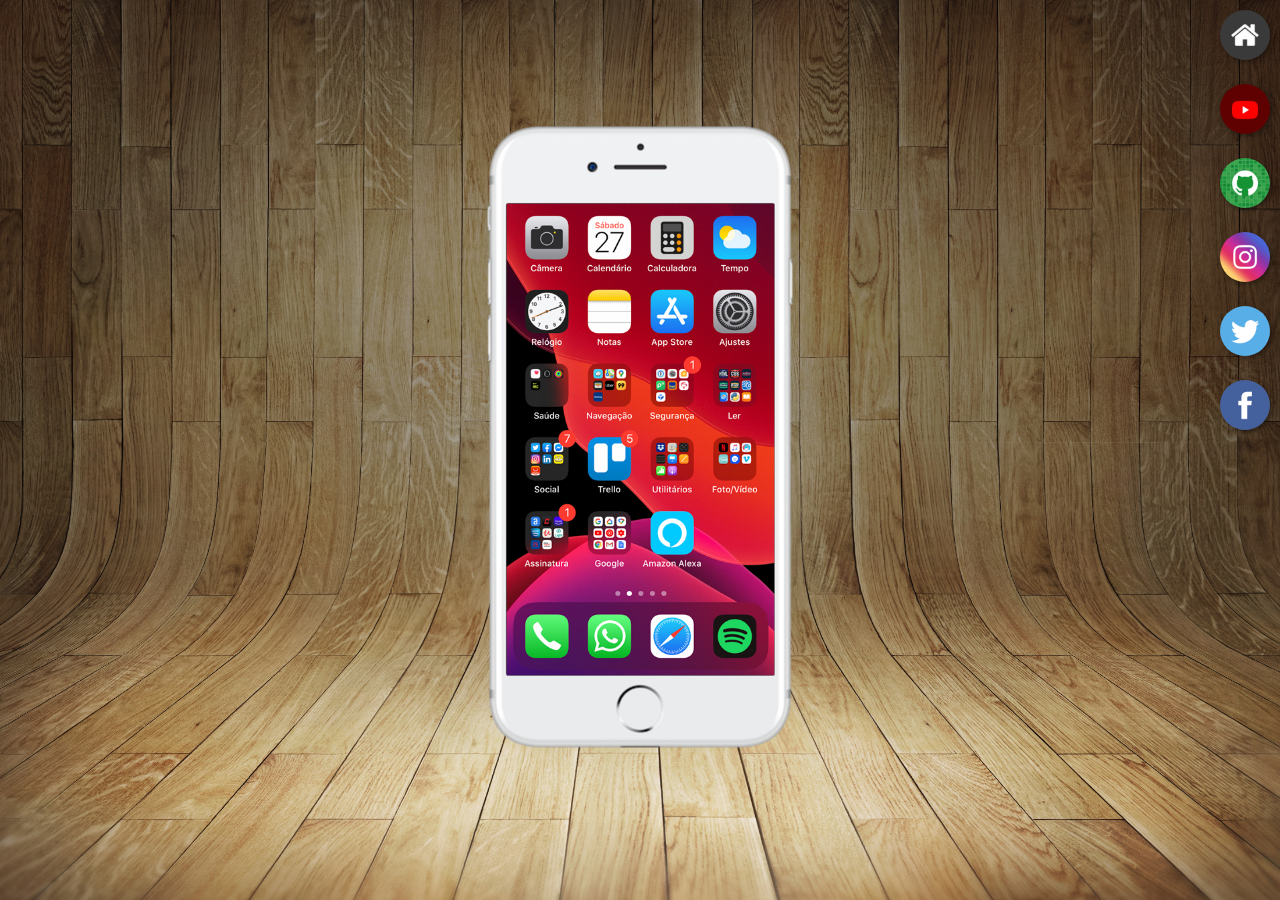
<file: index.html>
<!DOCTYPE html>
<html lang="pt-br">
<head>
    <meta charset="UTF-8">
    <meta http-equiv="X-UA-Compatible" content="IE=edge">
    <meta name="viewport" content="width=device-width, initial-scale=1.0">
    <link rel="shortcut icon" href="favicon.ico" type="image/x-icon">
    <link rel="stylesheet" href="estilos/style.css">
    <title>Projeto Redes Sociais</title>
</head>
<body>
    <main>
        <section id="telefone">
            <iframe src="home.html" frameborder="0" name="tela" id="tela">
                Seu navegador não é compatível com isso.
            </iframe>
        </section>
        <section id="redes-sociais">
            <a href="home.html" target="tela"><img src="imagens/logo-home.jpg" alt=""></a> <br>
            <a href="youtube.html" target="tela"><img src="imagens/logo-youtube.jpg" alt=""></a> <br>
            <a href="github.html" target="tela"><img src="imagens/logo-github.jpg" alt=""></a> <br>
            <a href="instagram.html" target="tela"><img src="imagens/logo-instagram.jpg" alt=""></a> <br>
            <a href="twitter.html" target="tela"><img src="imagens/logo-twitter.jpg" alt=""></a> <br>
            <a href="facebook.html" target="tela"><img src="imagens/logo-facebook.jpg" alt=""></a>
        </section>
    </main>
</body>
</html>
</file>
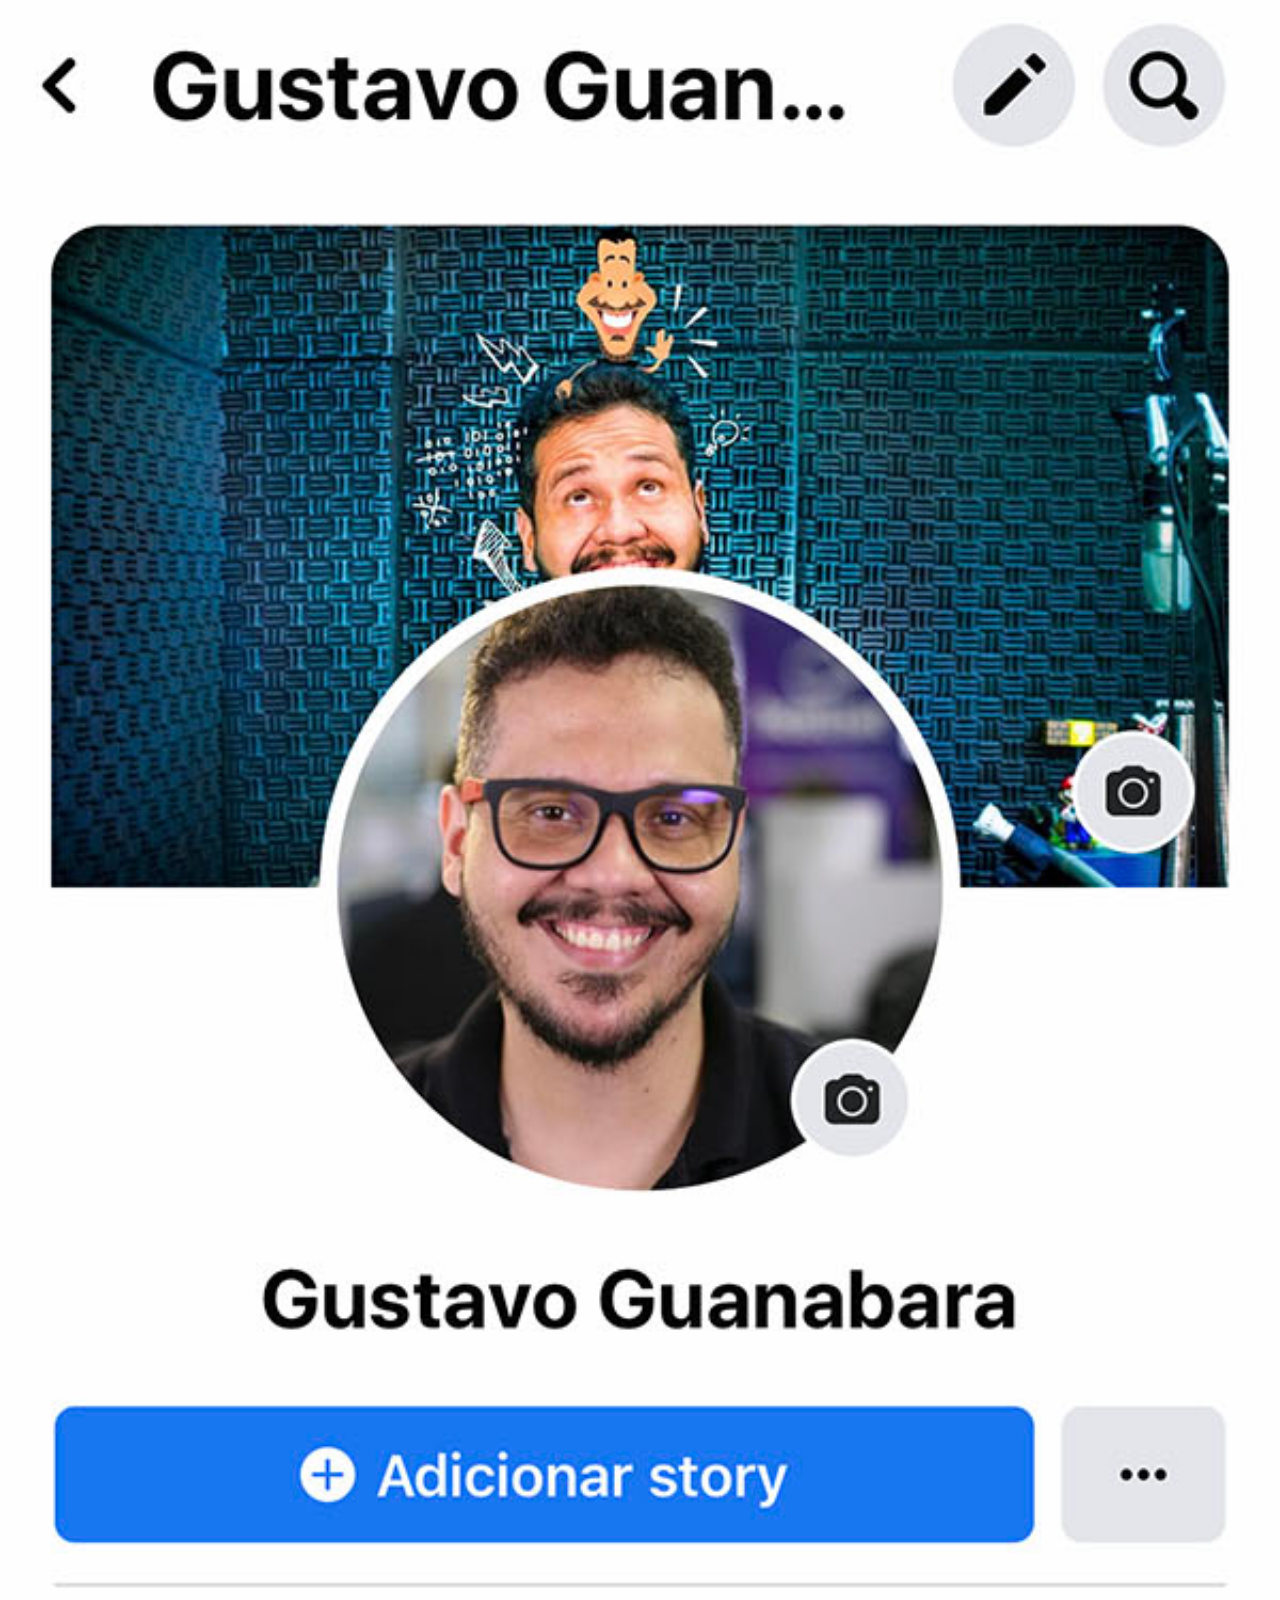
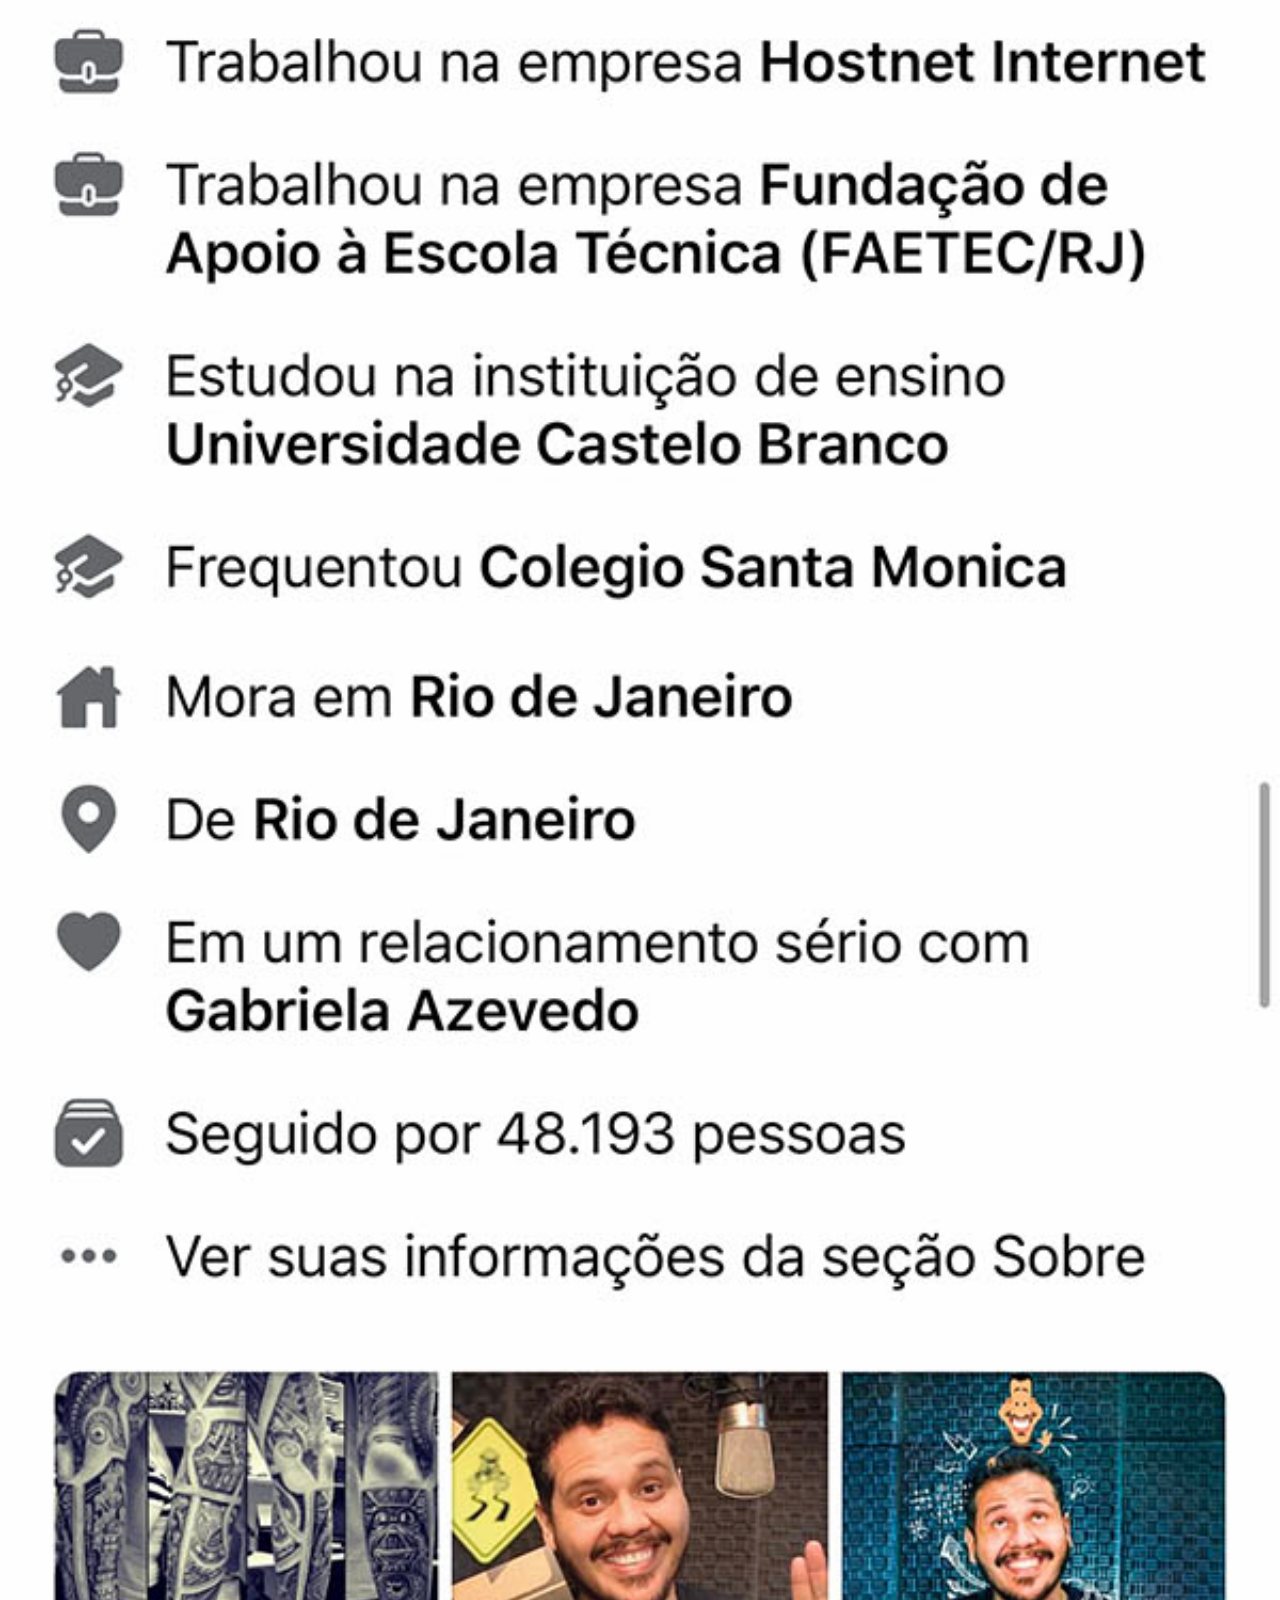
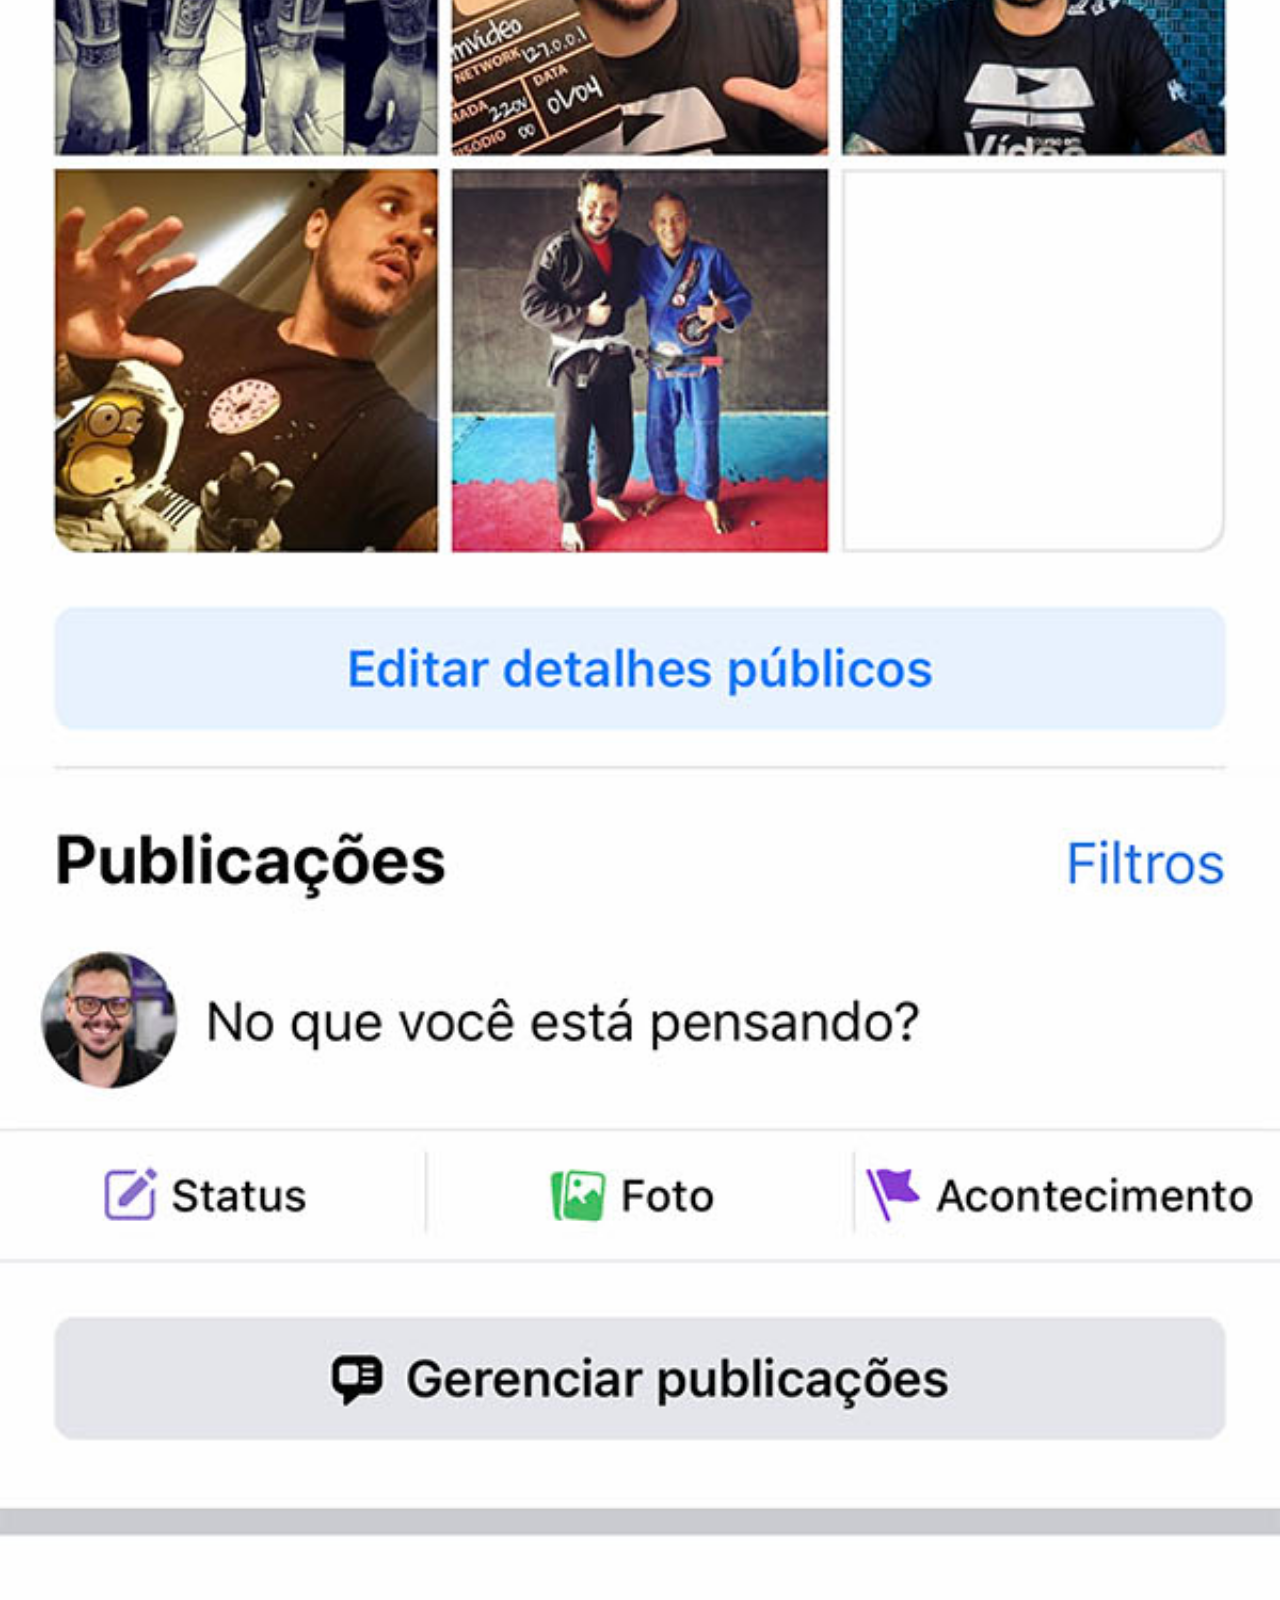
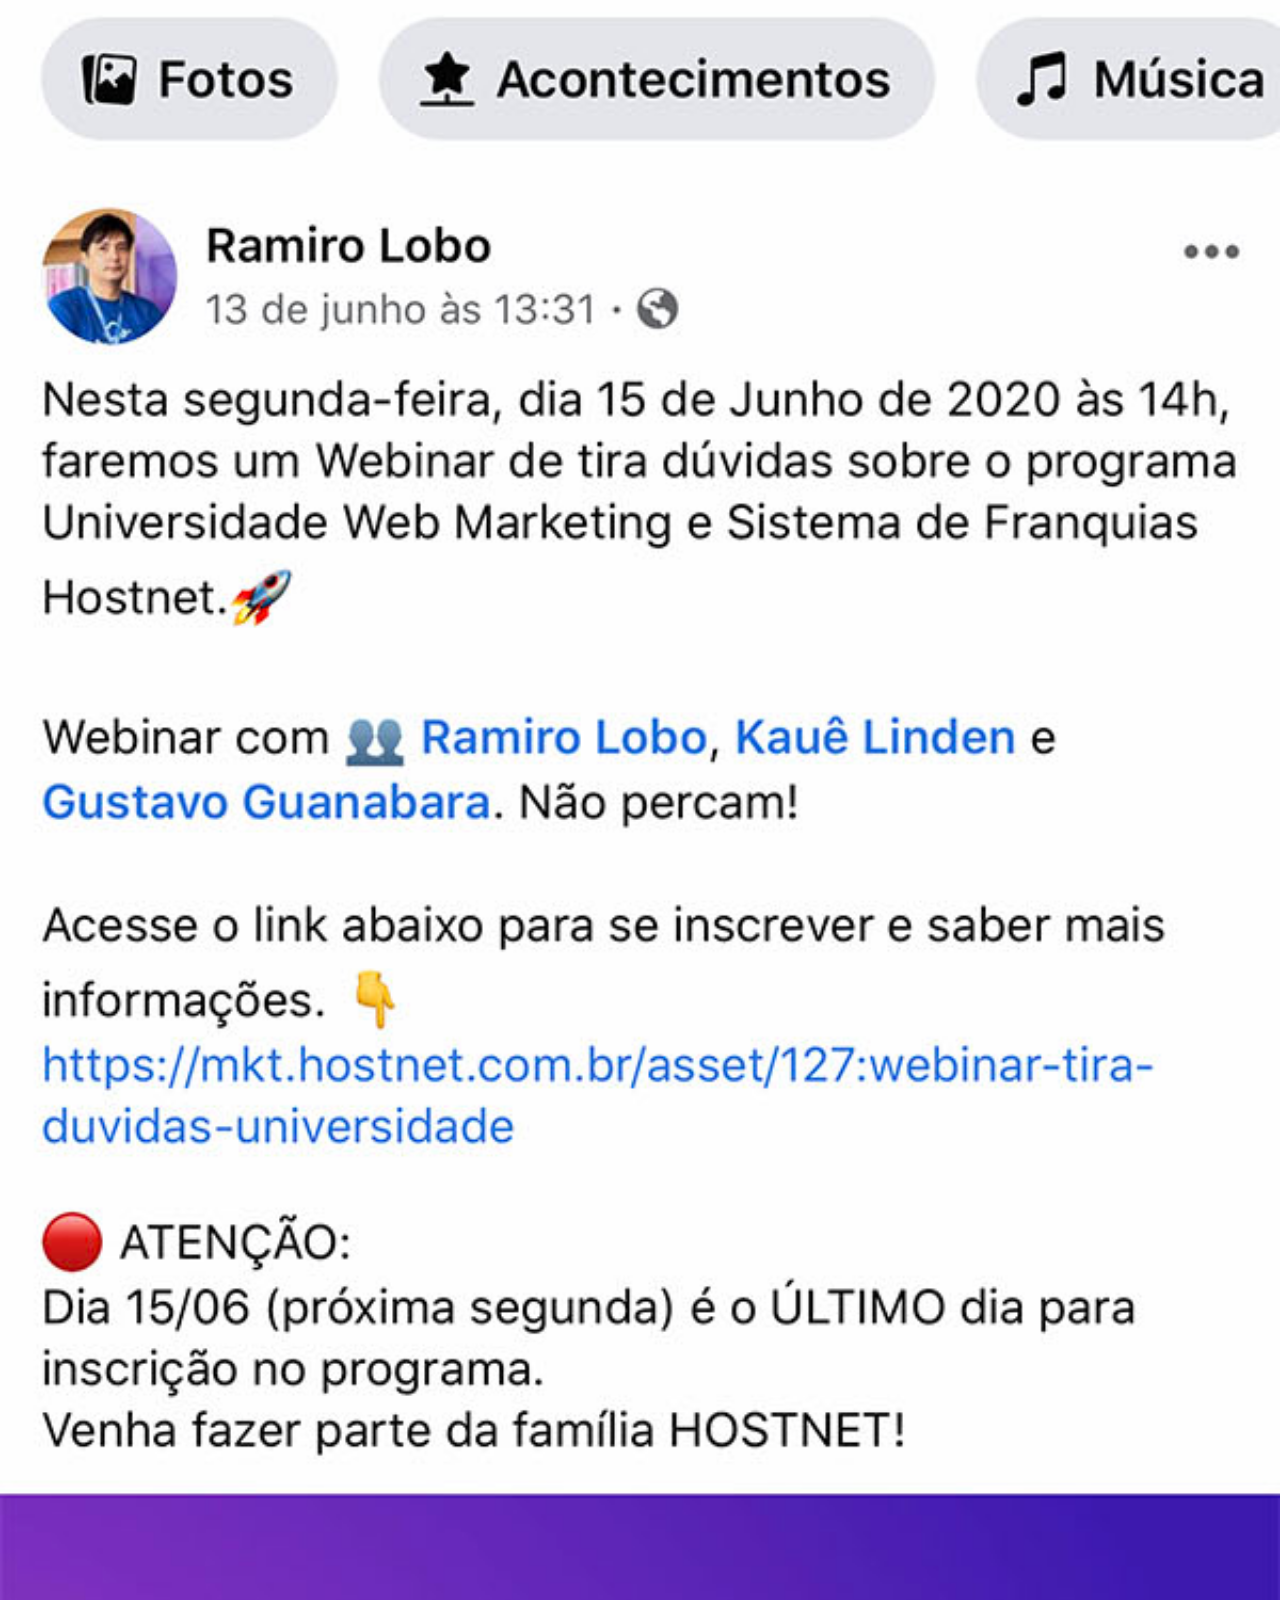
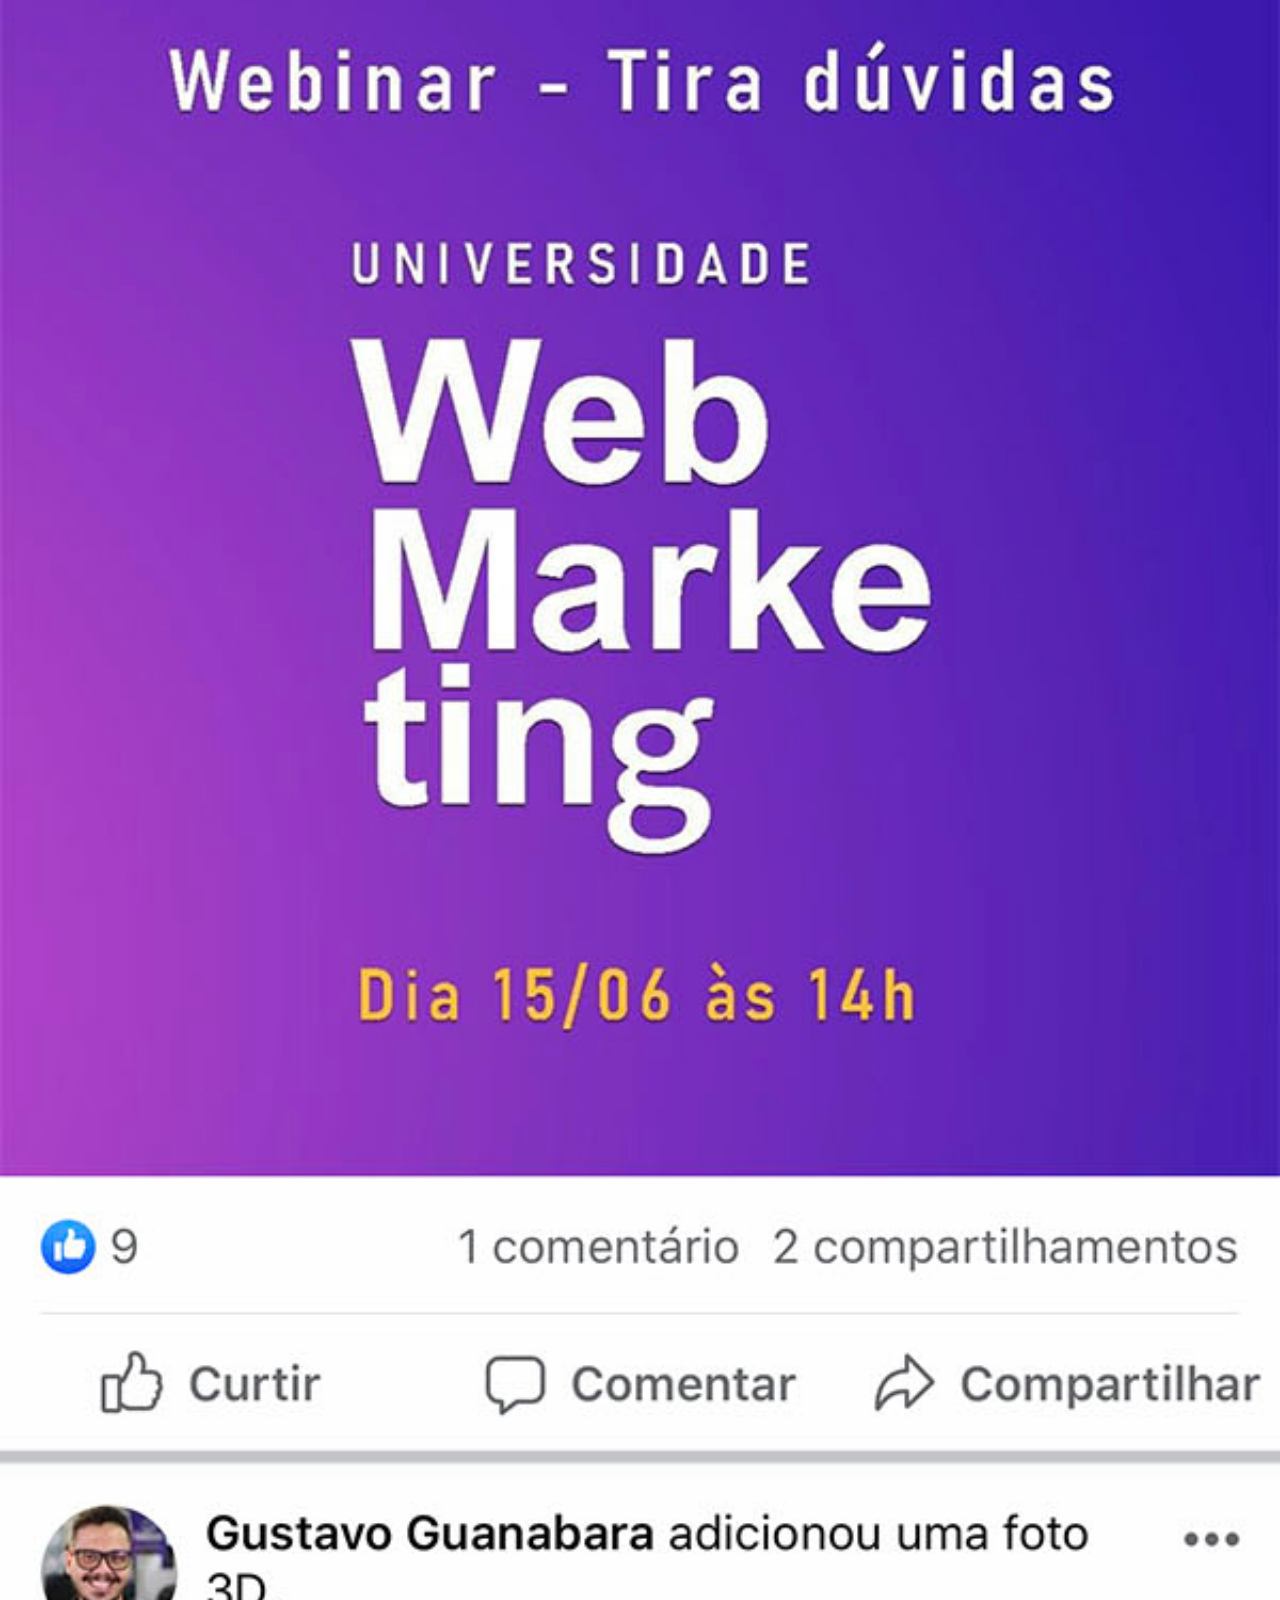
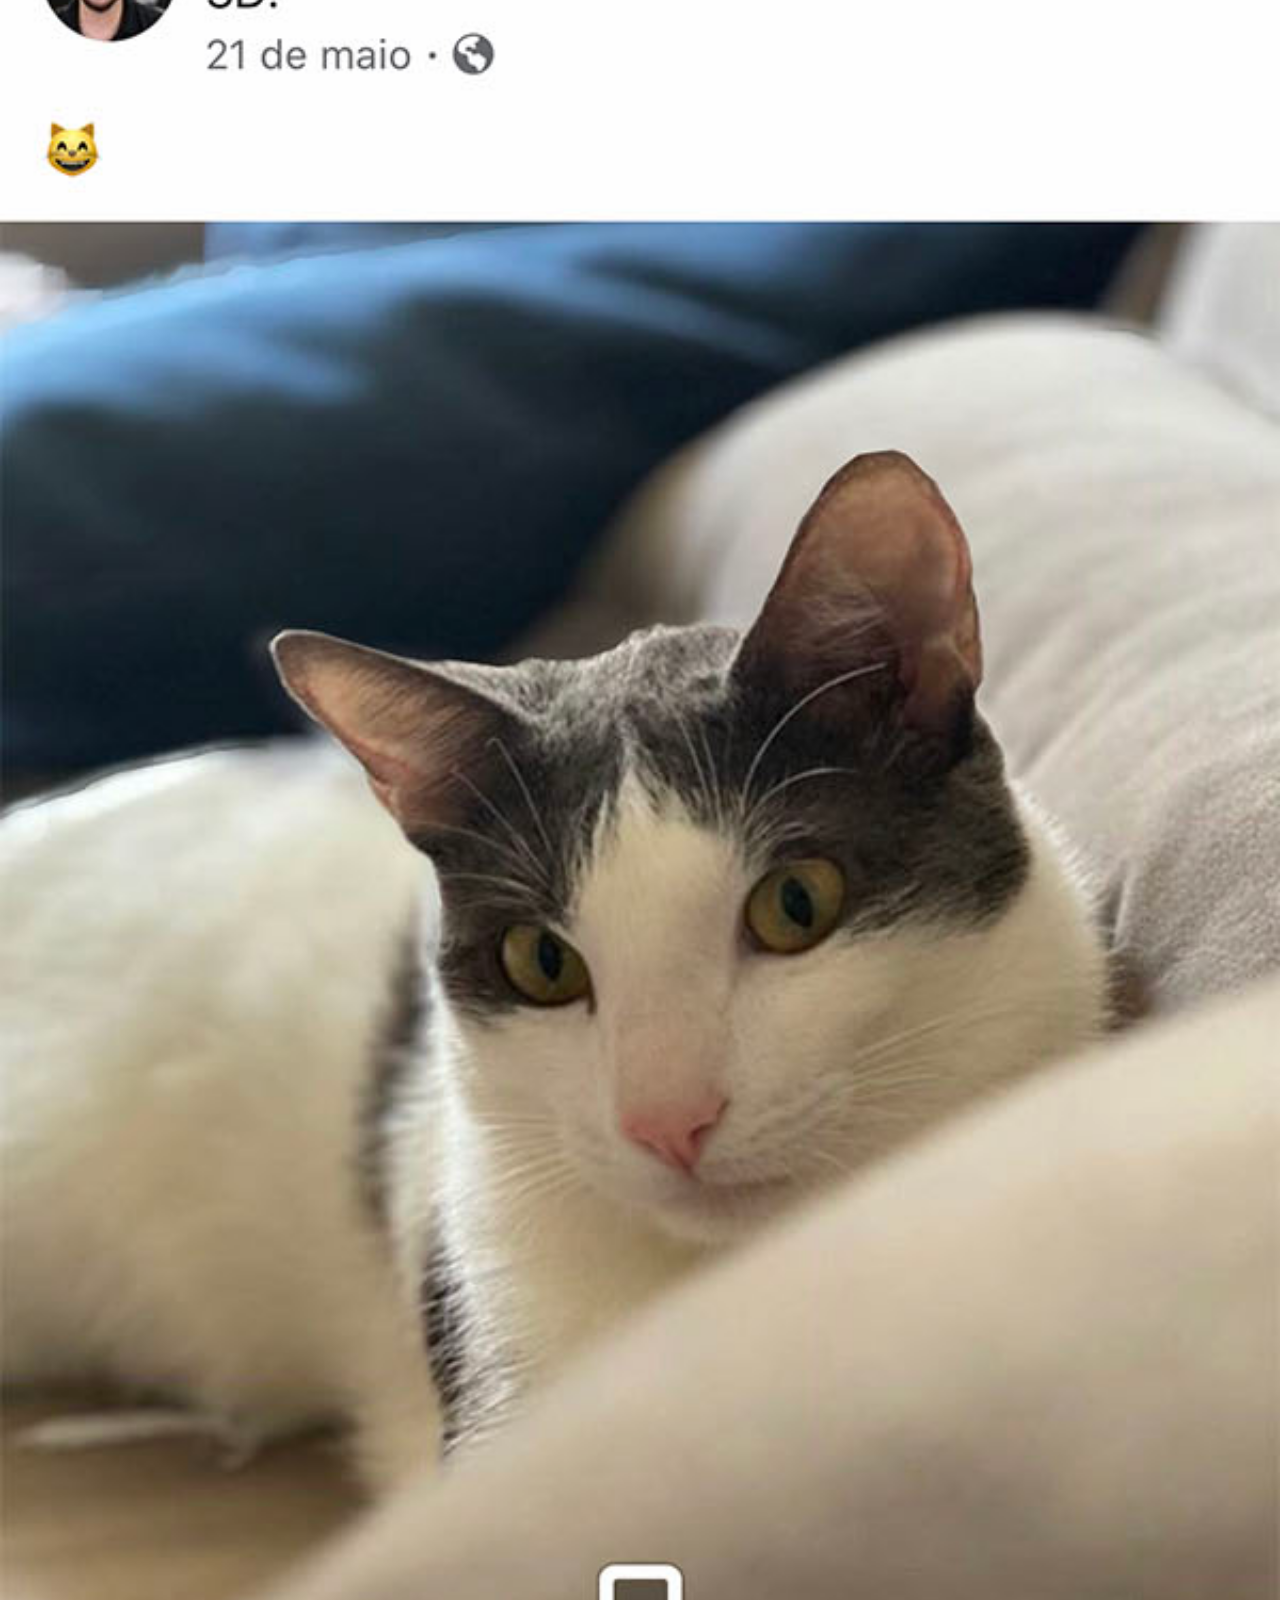
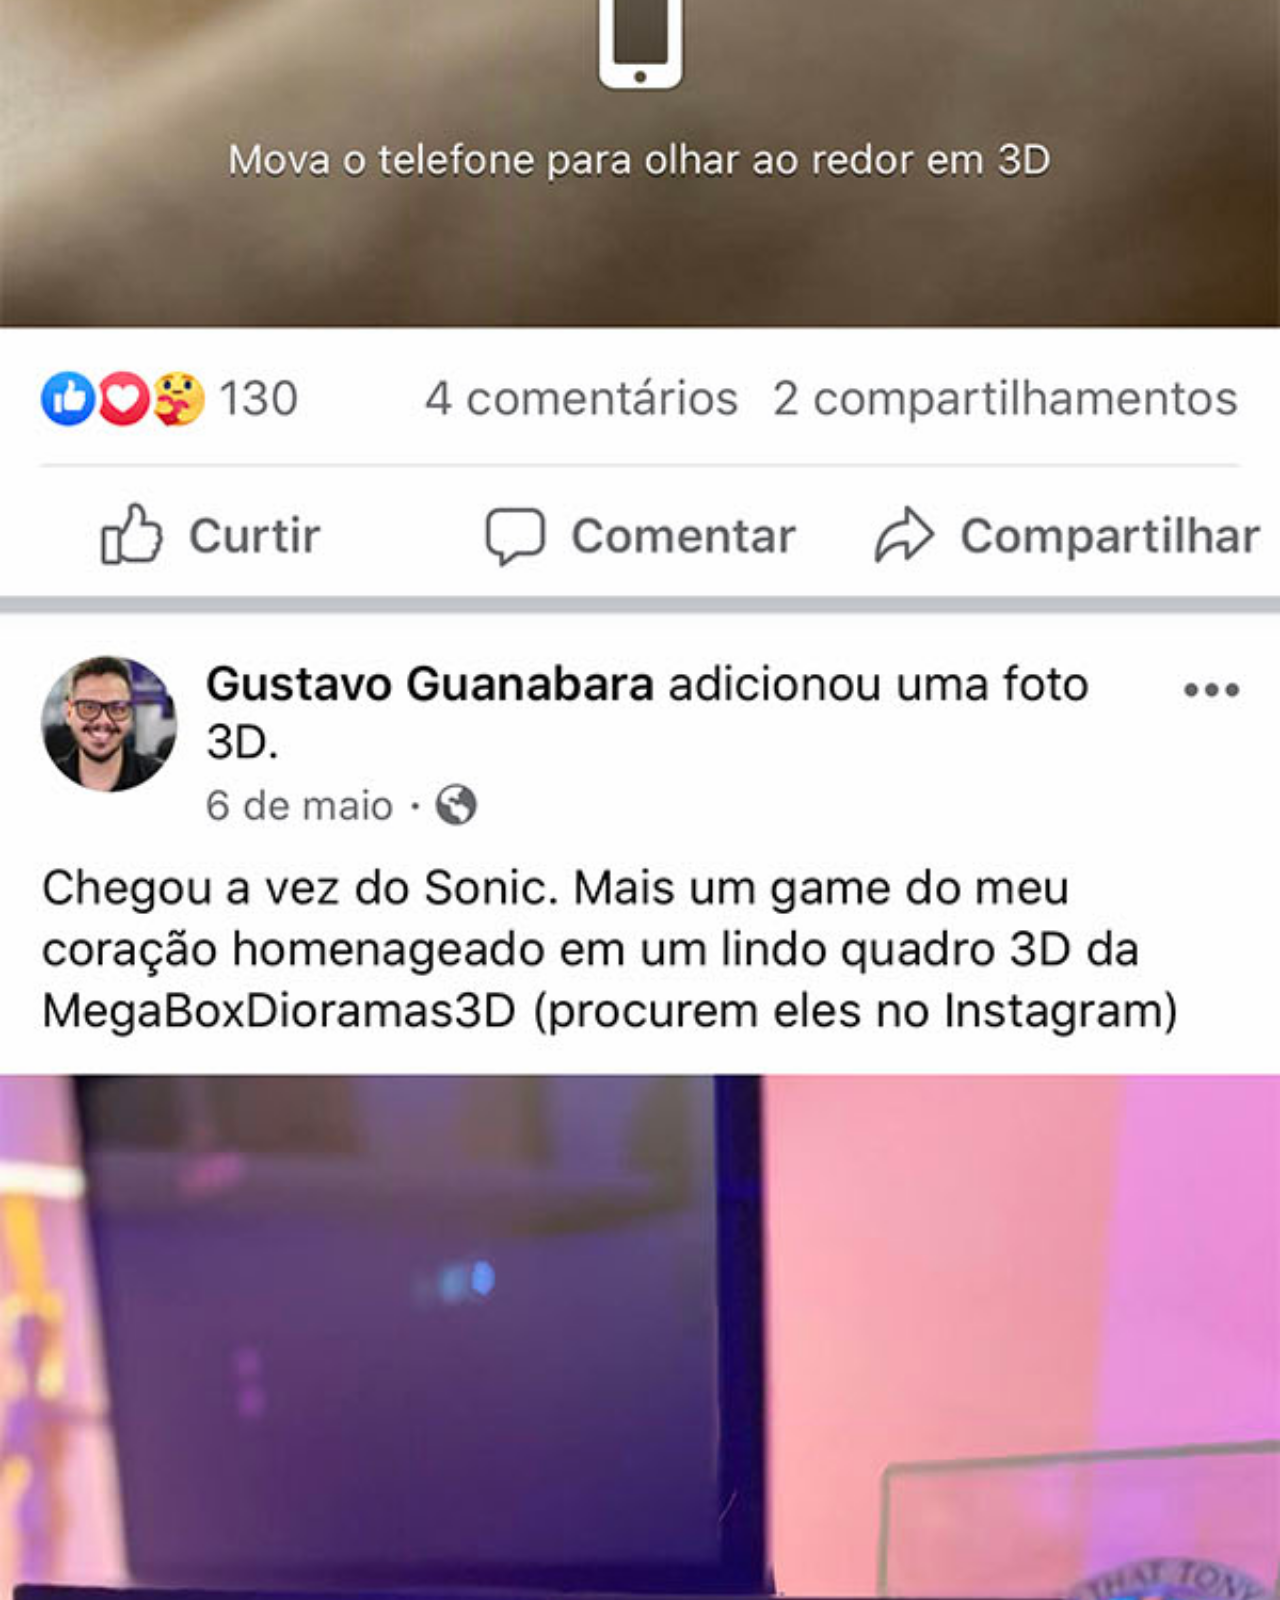
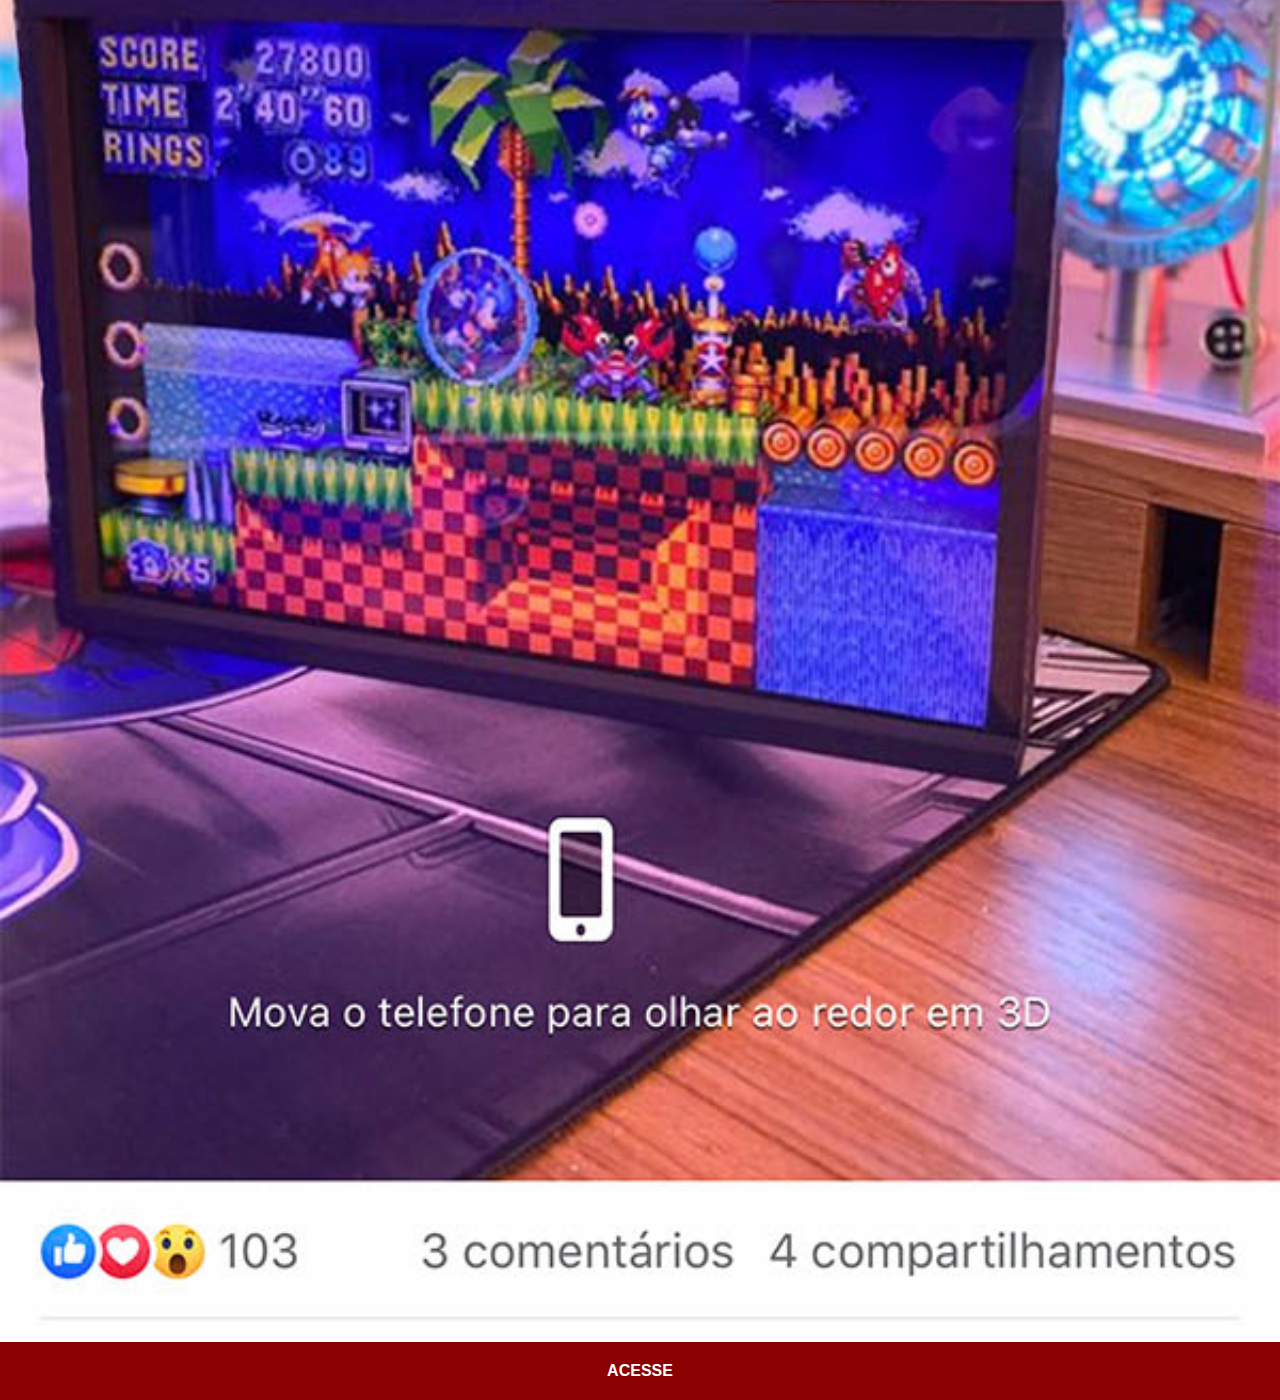
<file: facebook.html>
<!DOCTYPE html>
<html lang="pt-br">
<head>
    <meta charset="UTF-8">
    <meta http-equiv="X-UA-Compatible" content="IE=edge">
    <meta name="viewport" content="width=device-width, initial-scale=1.0">
    <title>Facebook</title>
    <link rel="stylesheet" href="estilos/socials.css">
</head>
<body>
    <img src="imagens/tela-facebook.jpg" alt="Facebook">
    <a href="https://www.facebook.com/" target="_blank">ACESSE</a>
</body>
</html>
</file>
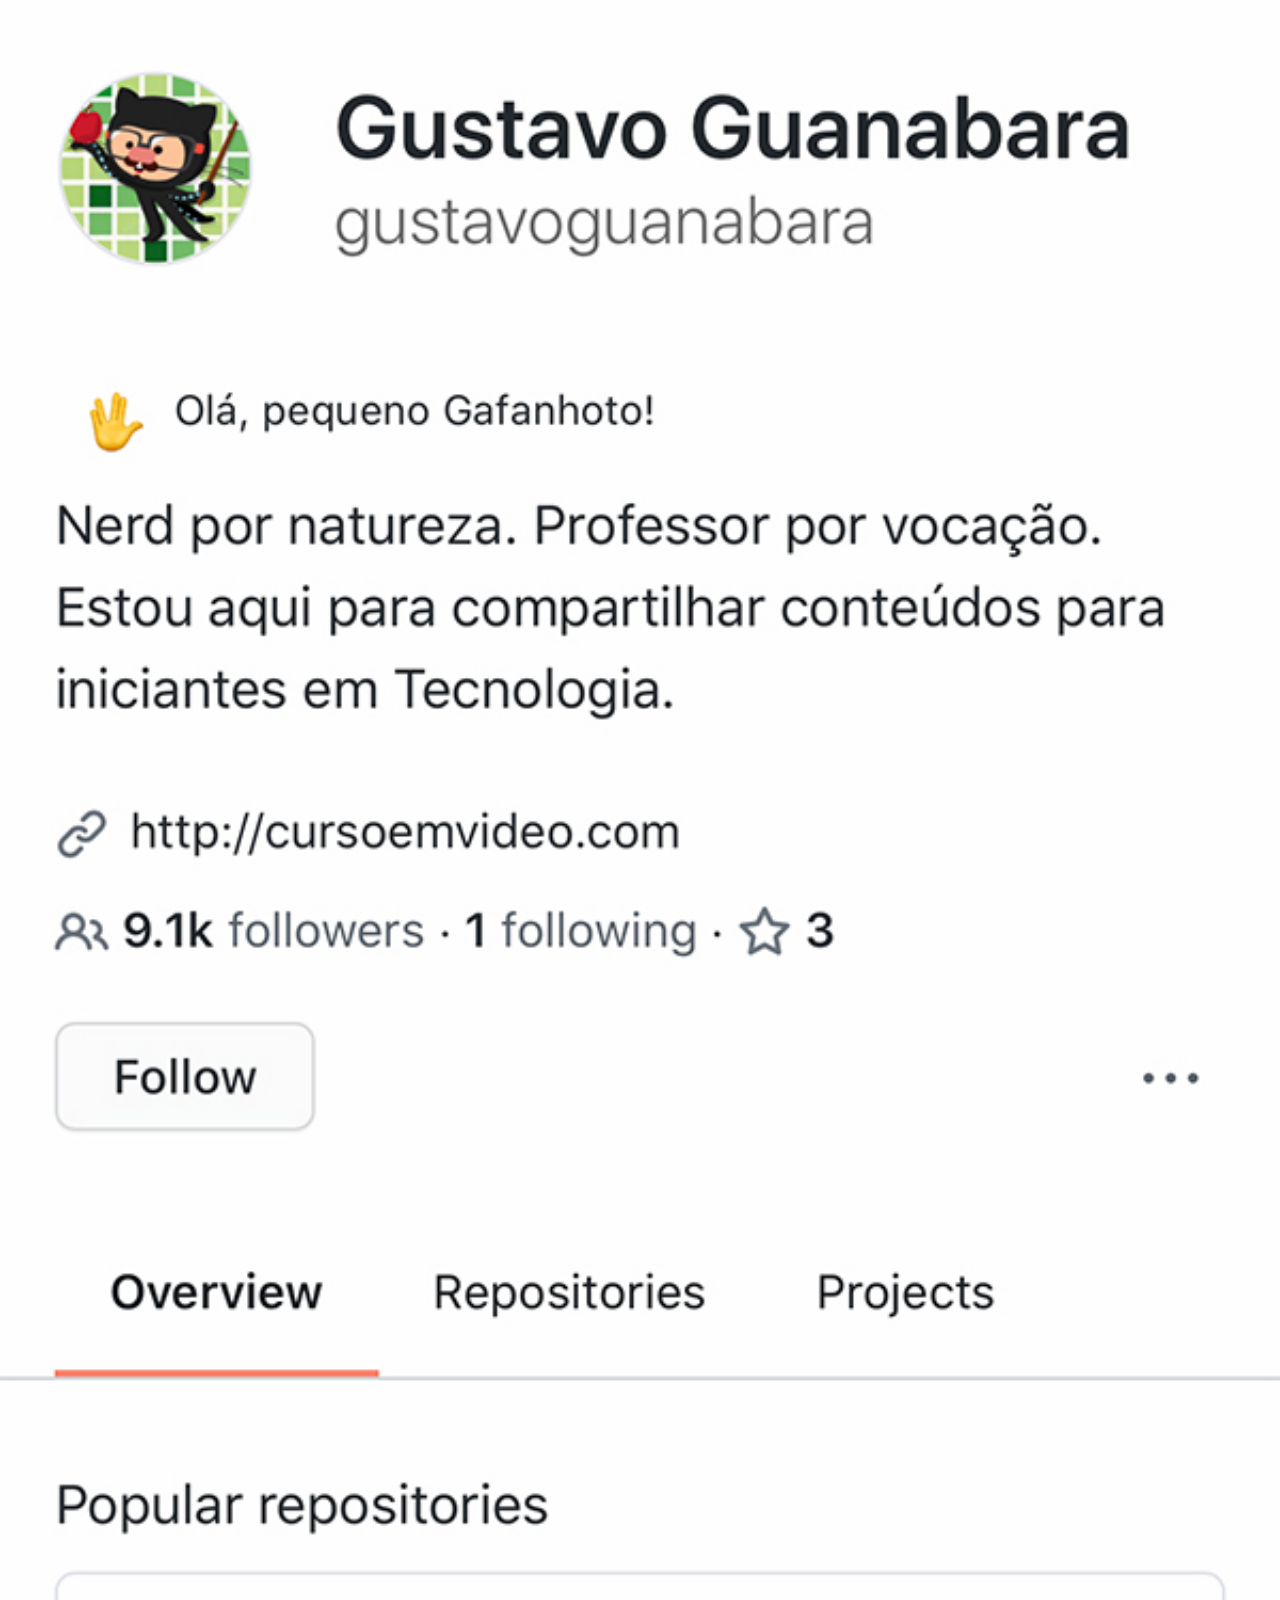
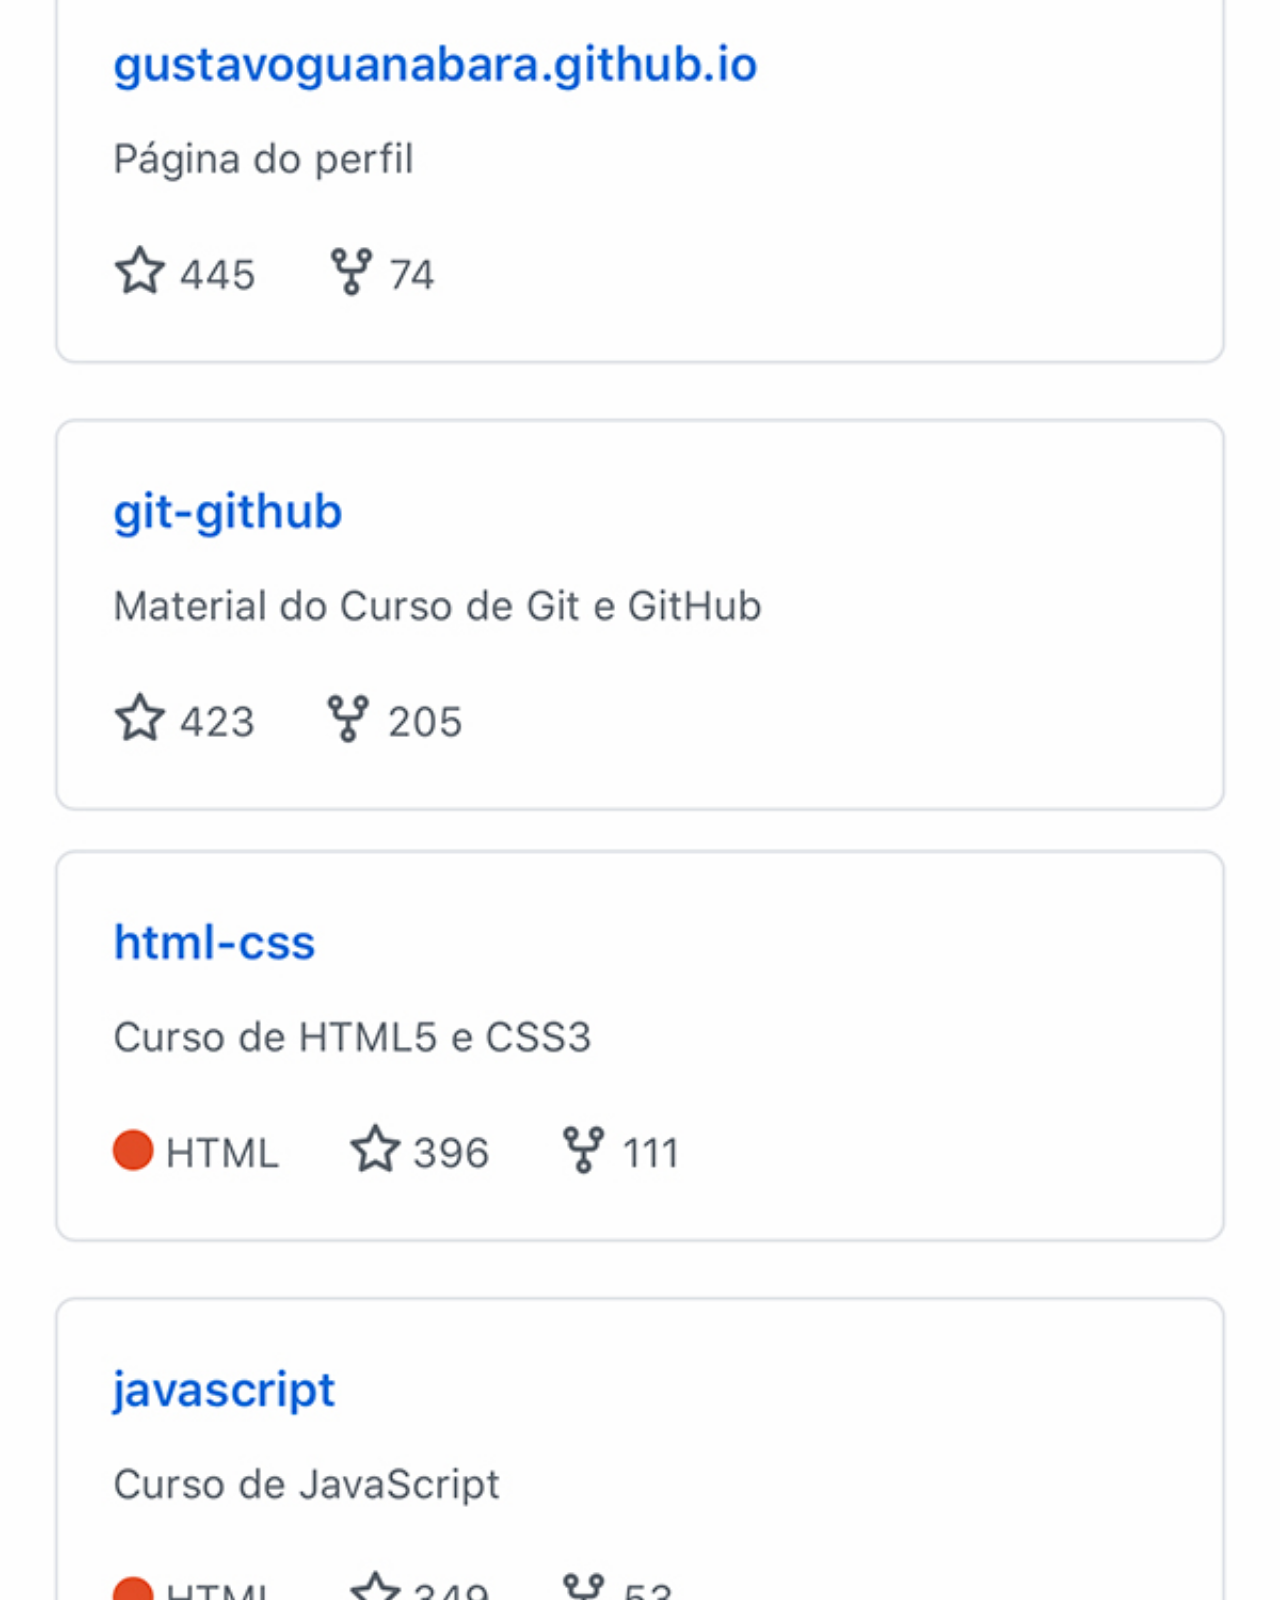
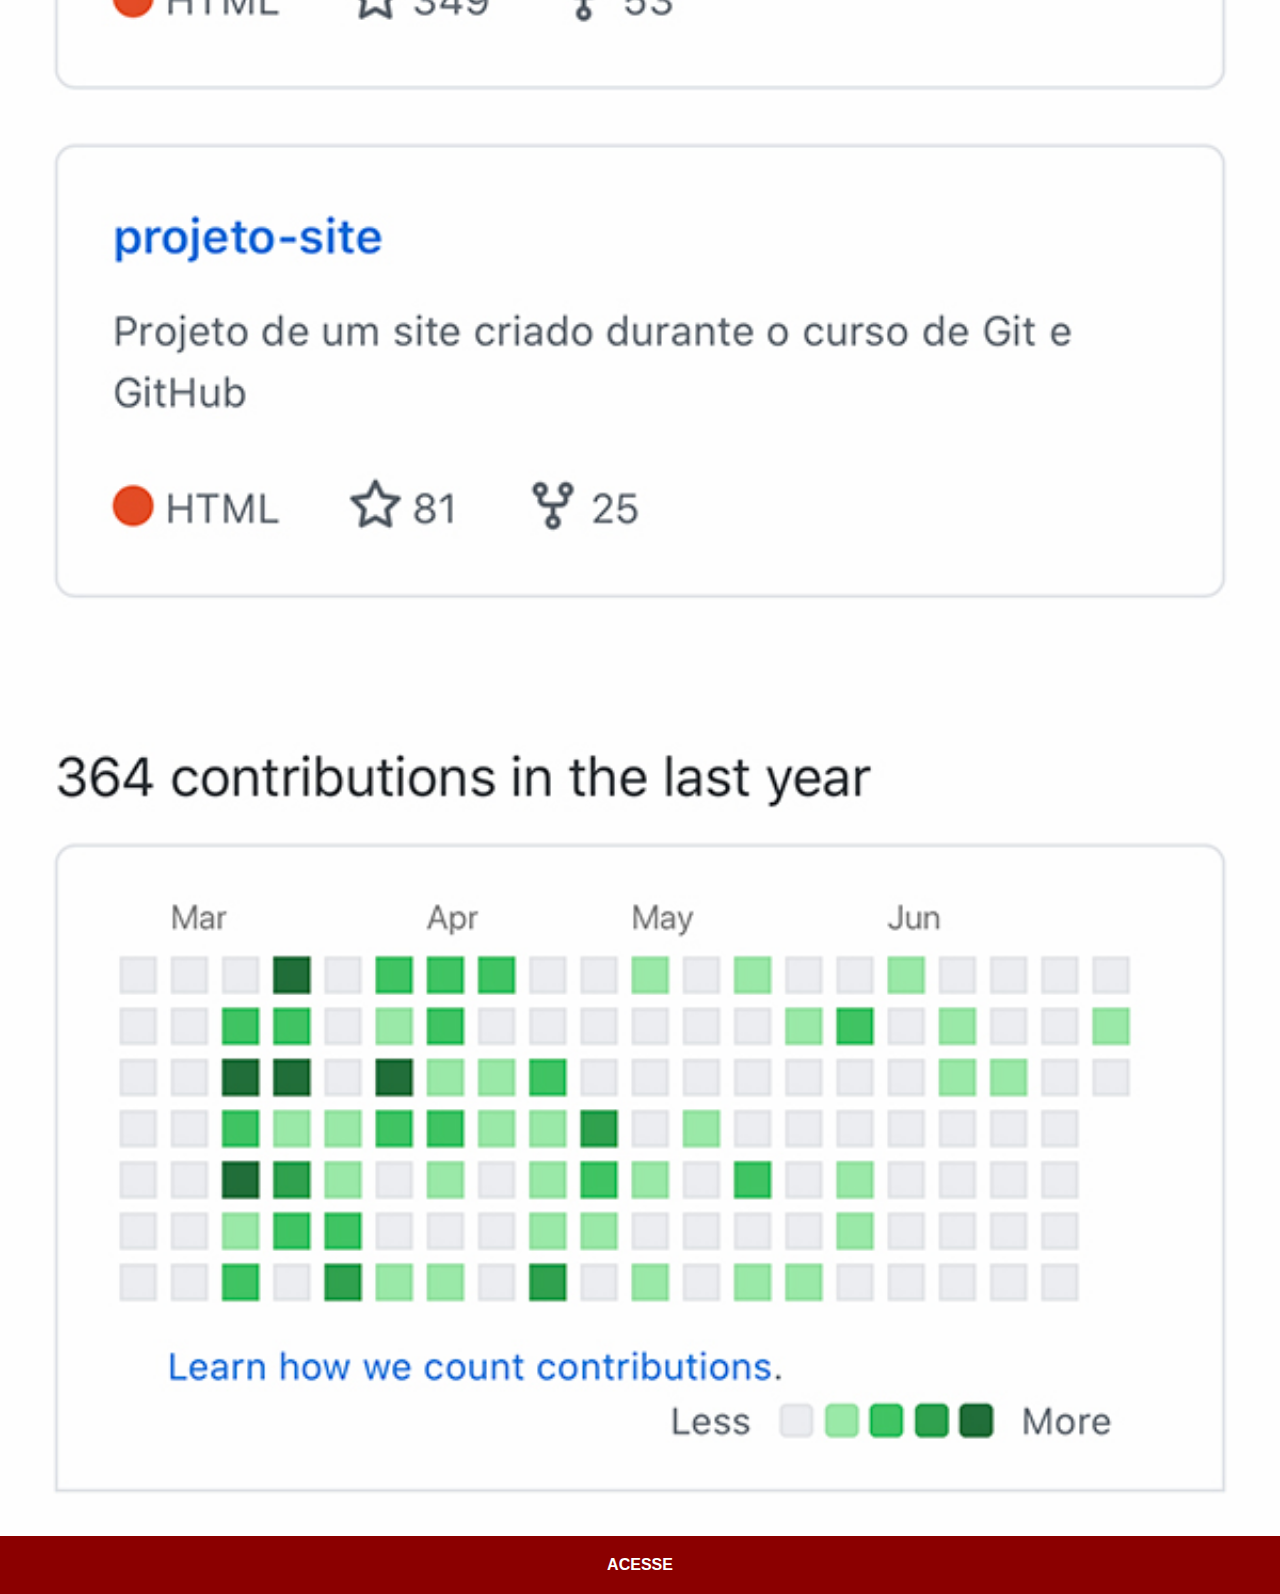
<file: github.html>
<!DOCTYPE html>
<html lang="pt-br">
<head>
    <meta charset="UTF-8">
    <meta http-equiv="X-UA-Compatible" content="IE=edge">
    <meta name="viewport" content="width=device-width, initial-scale=1.0">
    <title>github</title>
    <link rel="stylesheet" href="estilos/socials.css">
</head>
<body>
    <img src="imagens/tela-github.jpg" alt="Github">
    <a href="https://github.com/gustavoguanabara" target="_blank">ACESSE</a>
</body>
</html>
</file>
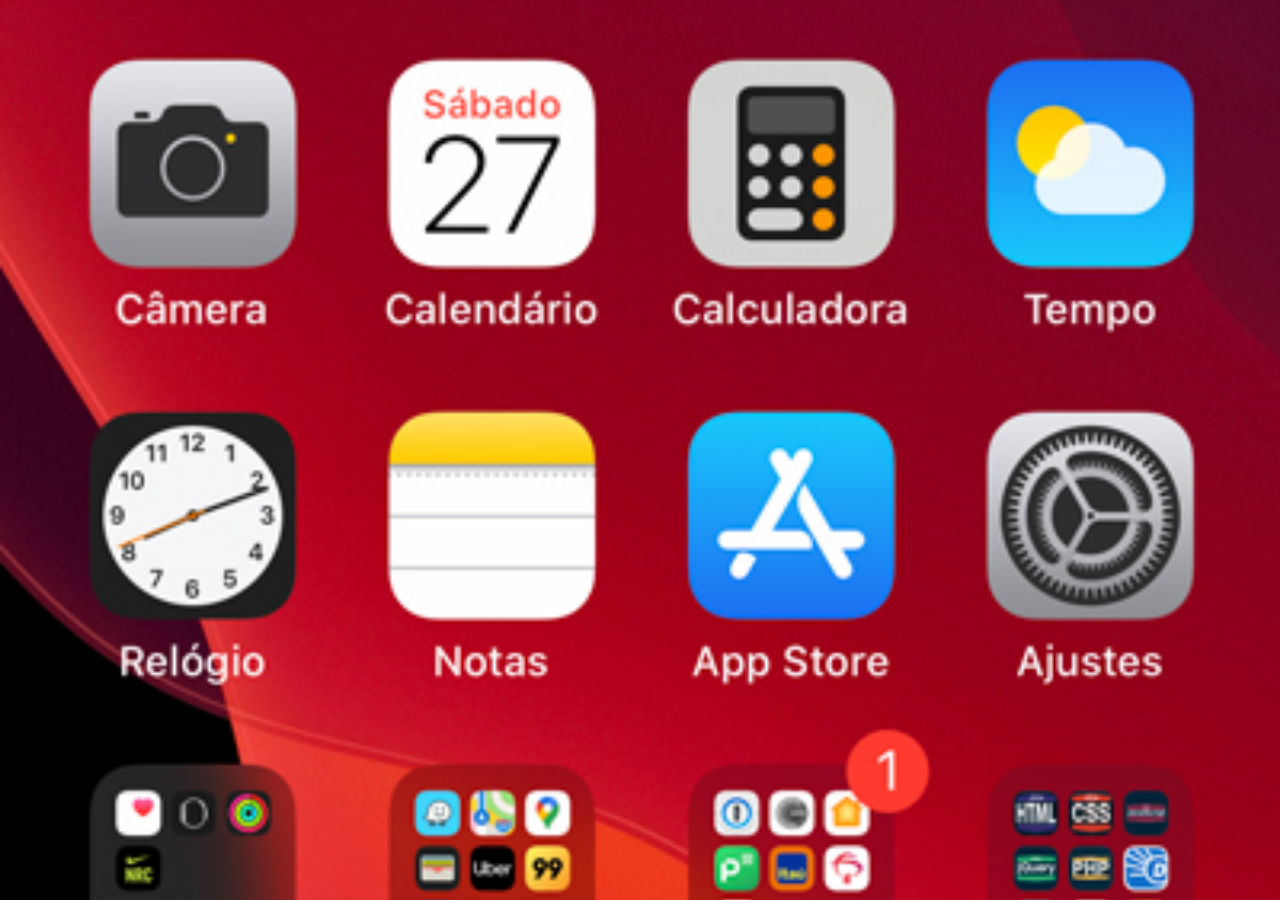
<file: home.html>
<!DOCTYPE html>
<html lang="pt-br">
<head>
    <meta charset="UTF-8">
    <meta http-equiv="X-UA-Compatible" content="IE=edge">
    <meta name="viewport" content="width=device-width, initial-scale=1.0">
    <title>Home</title>
    <style>
        * {
            margin: 0px;
            padding: 0px;
        }

        body {
            height: 100vh;
            width: 100vw; 
            background: black url(imagens/tela-home.jpg) no-repeat top center;
            background-size: cover;
        }
    </style>
</head>
<body>
    
</body>
</html>
</file>
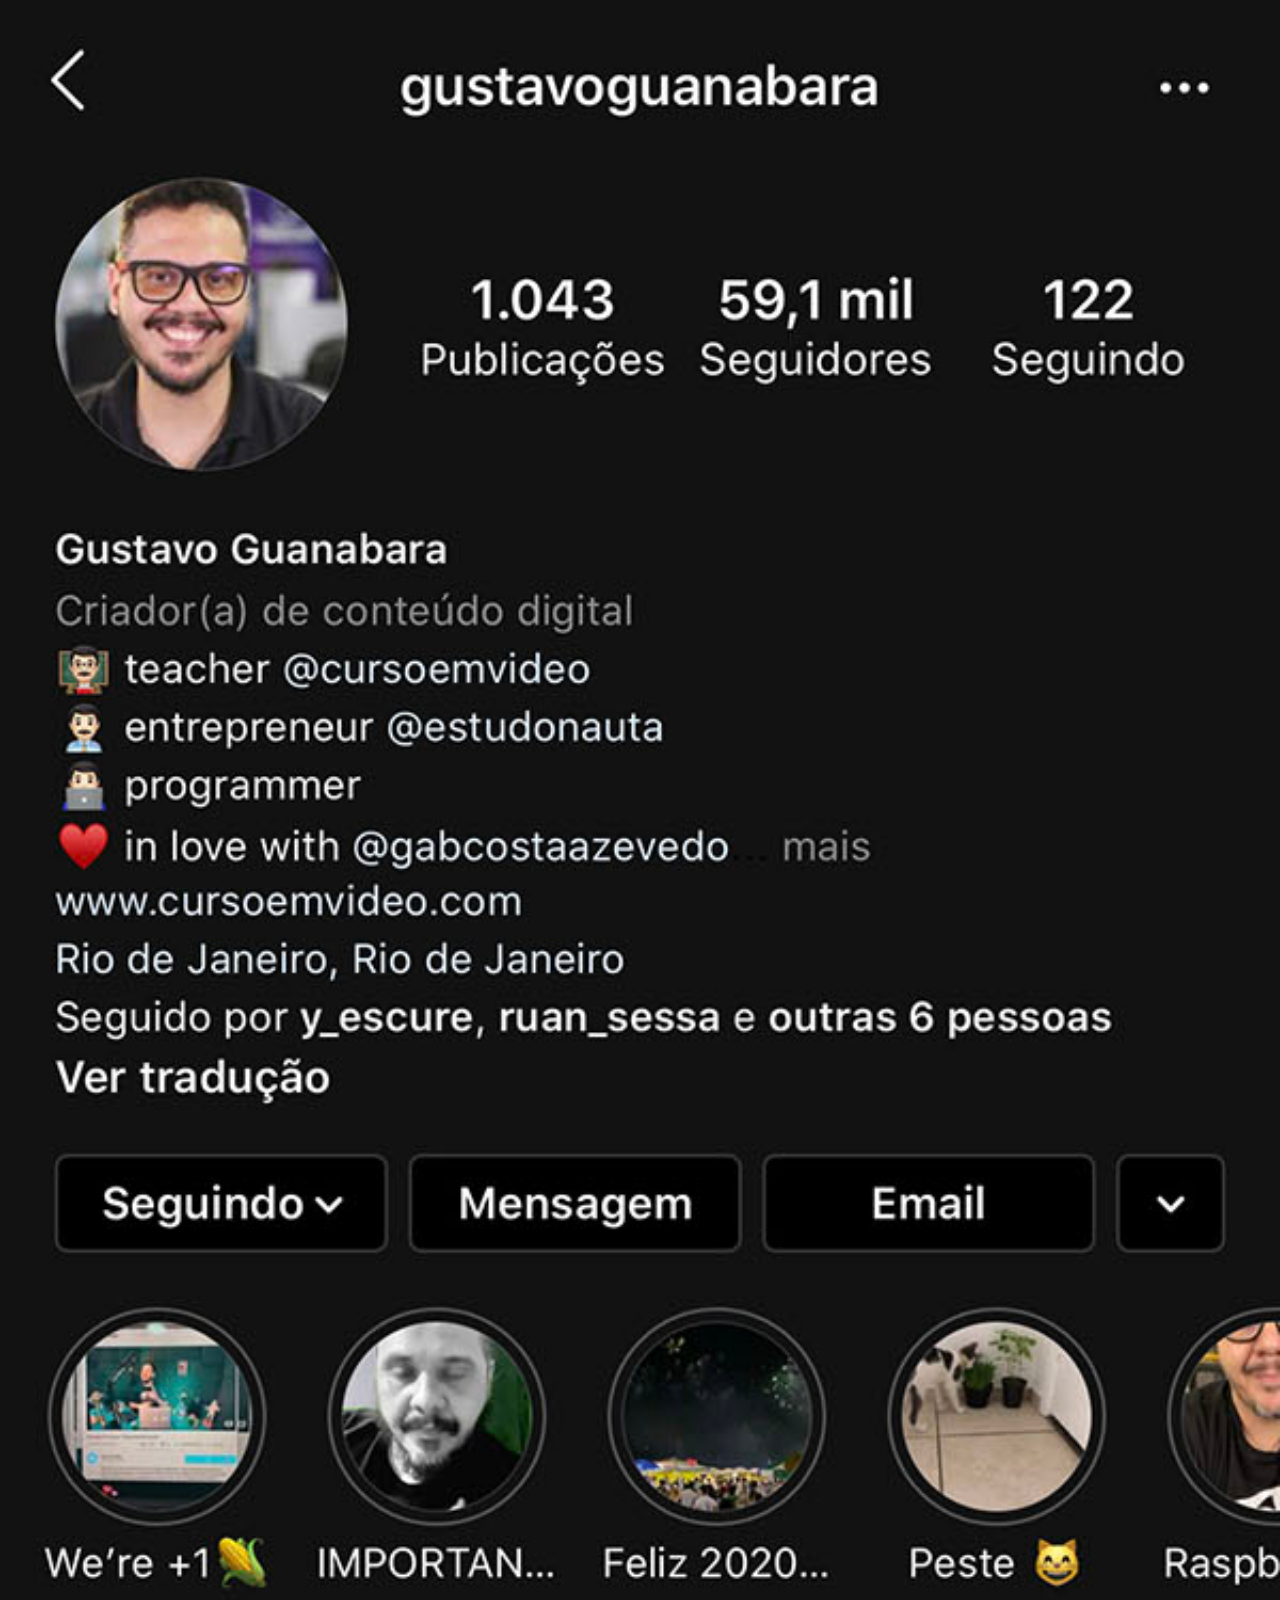
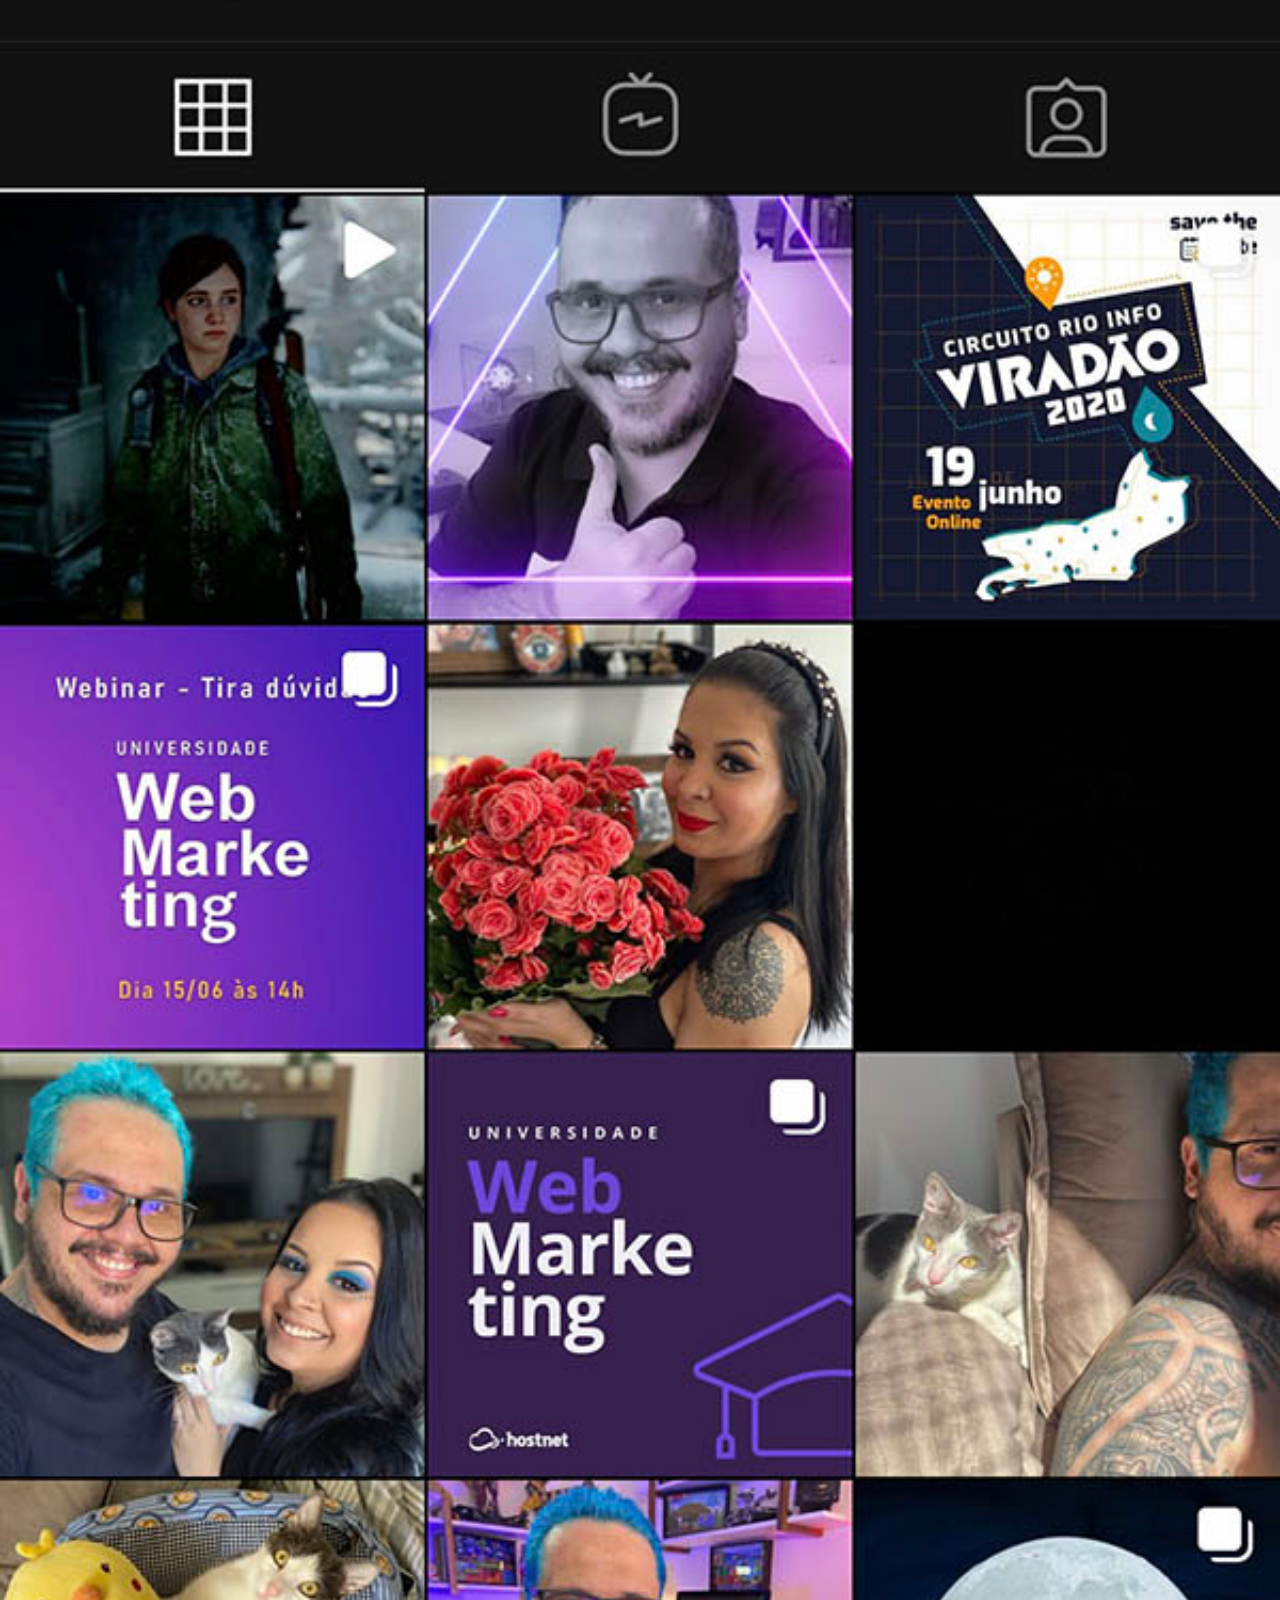
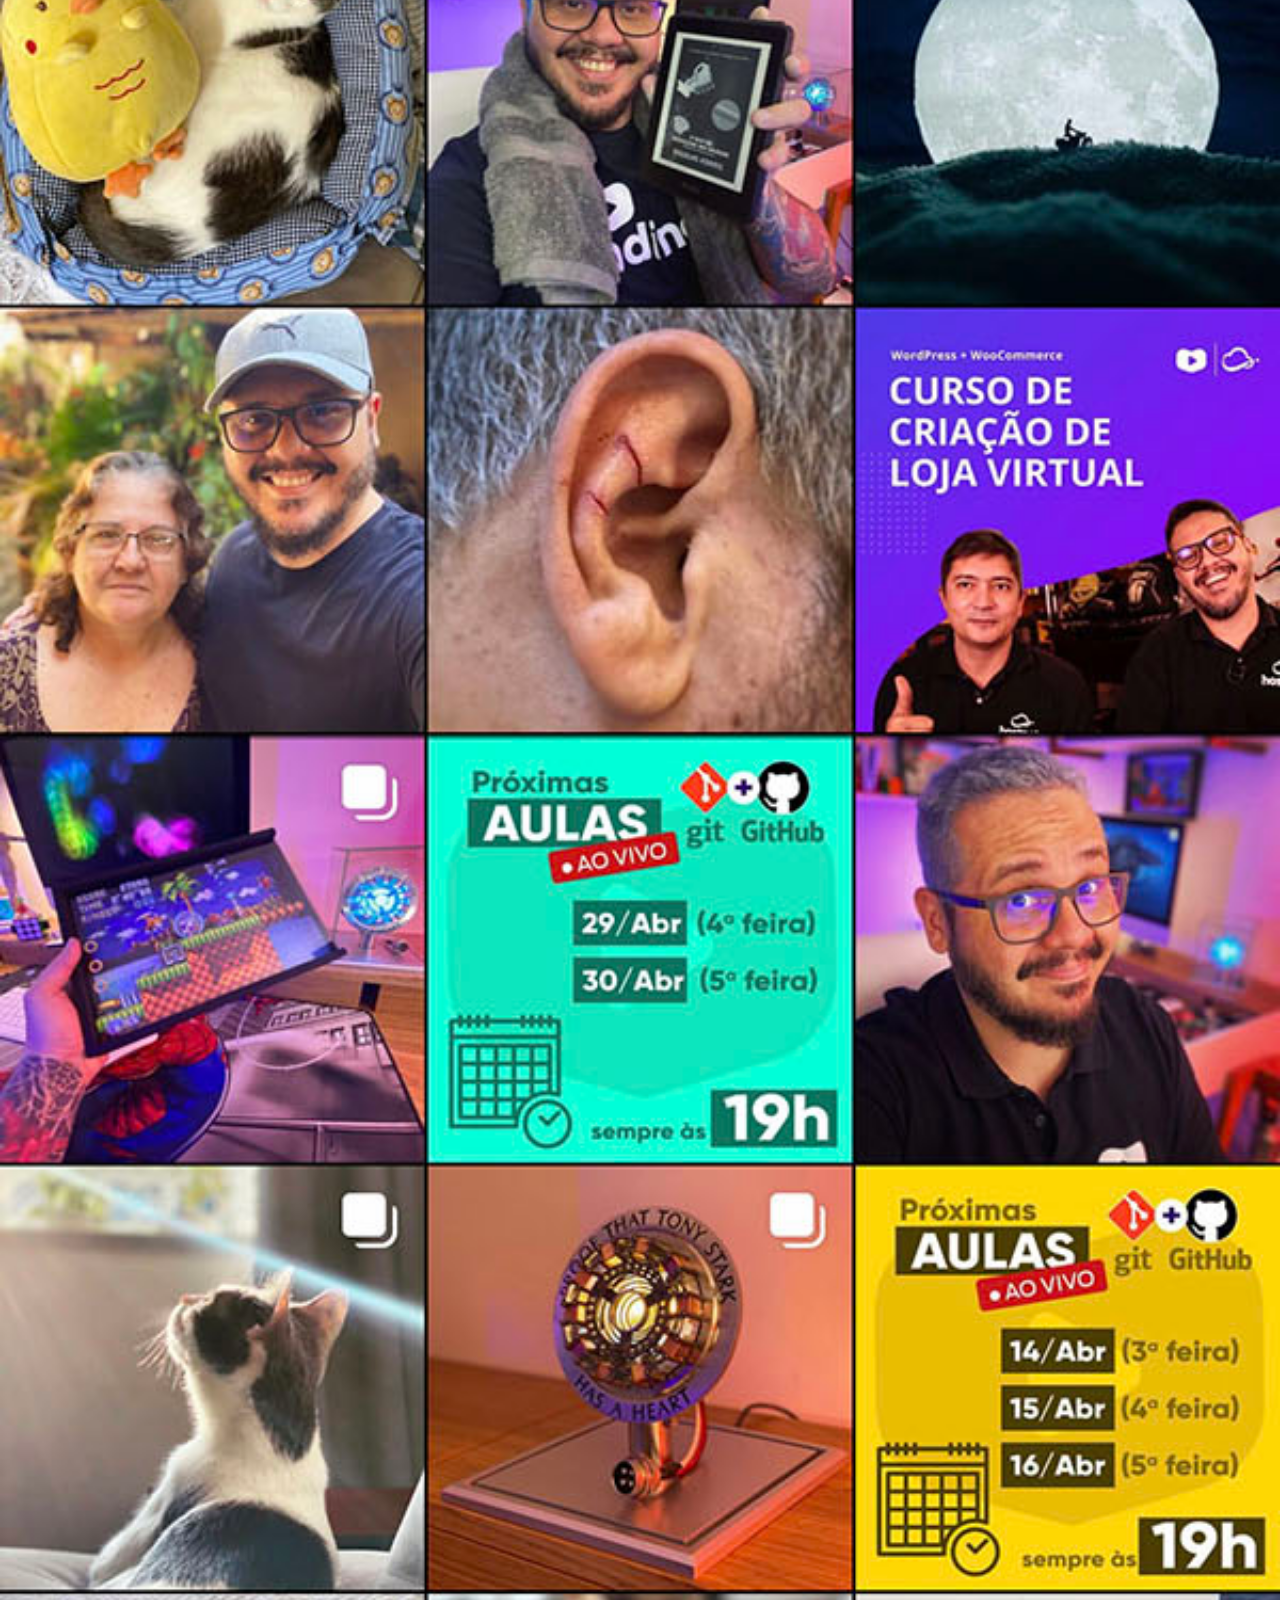
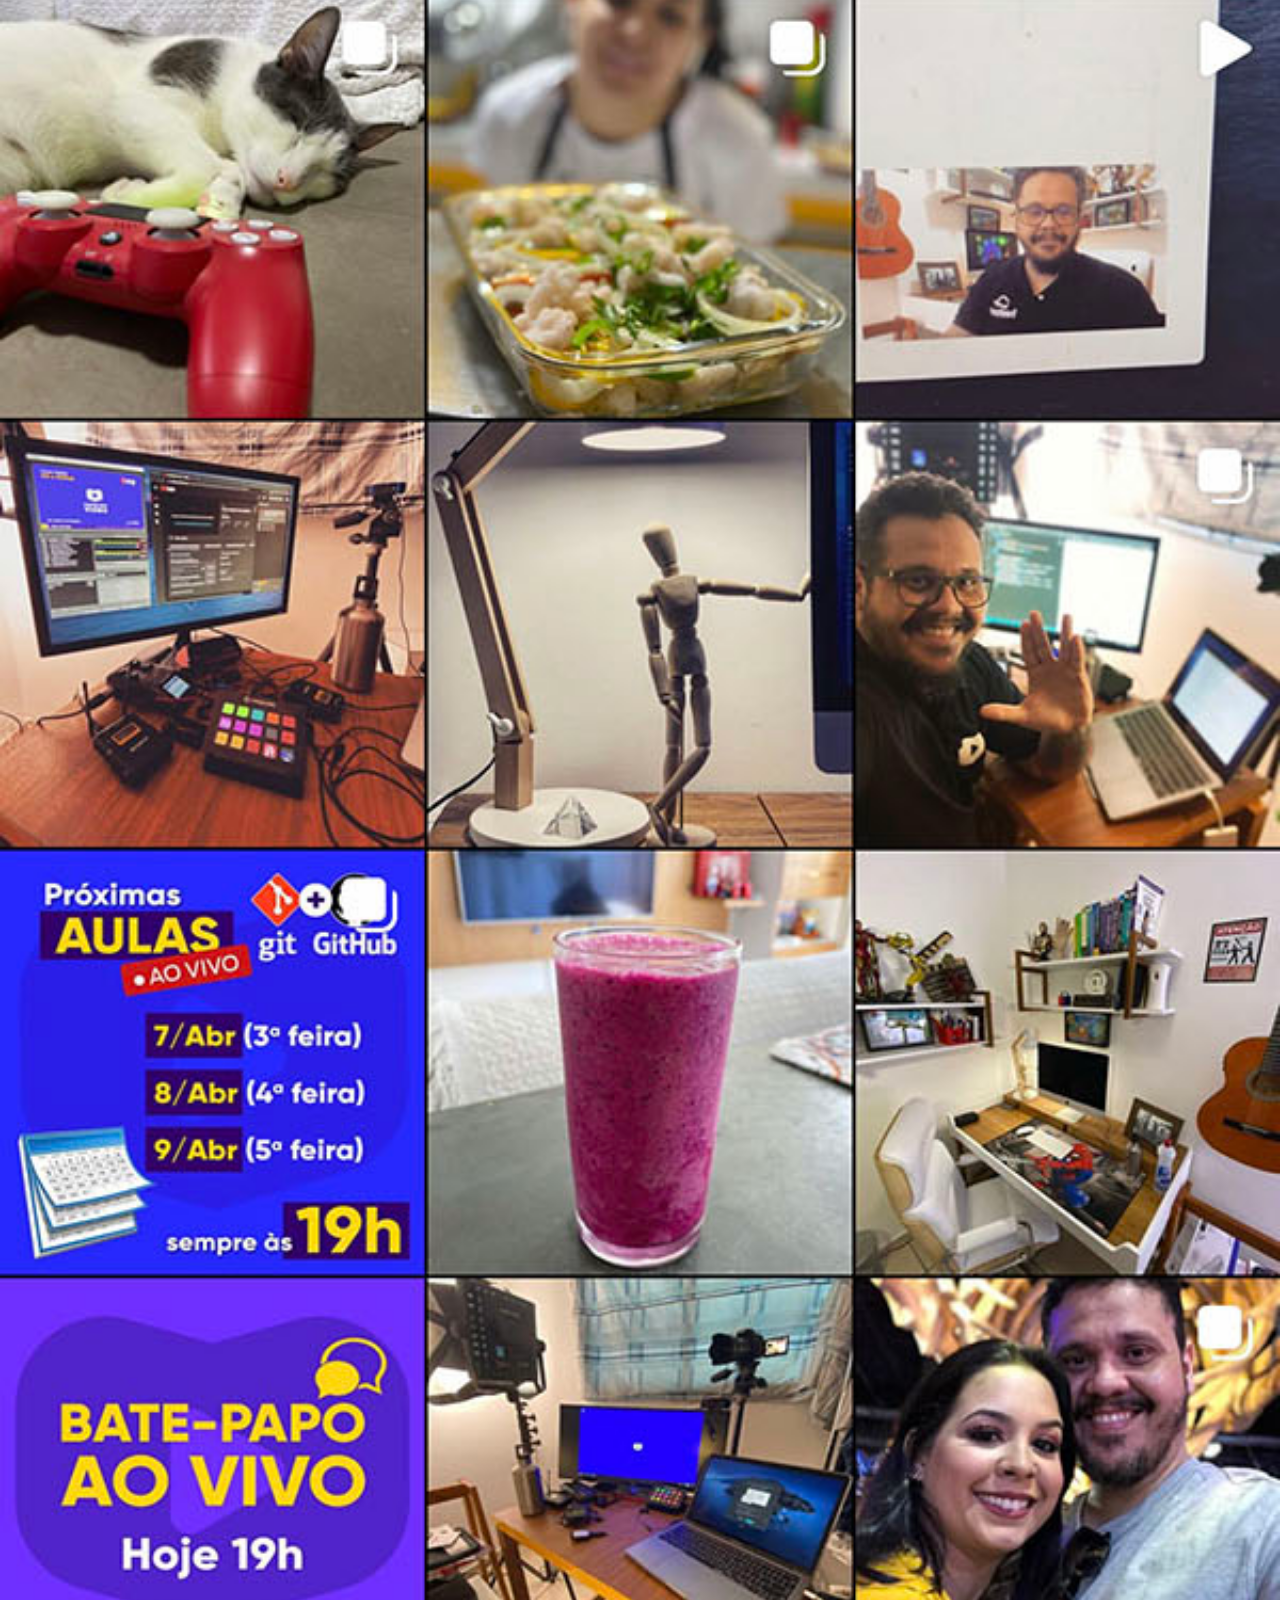
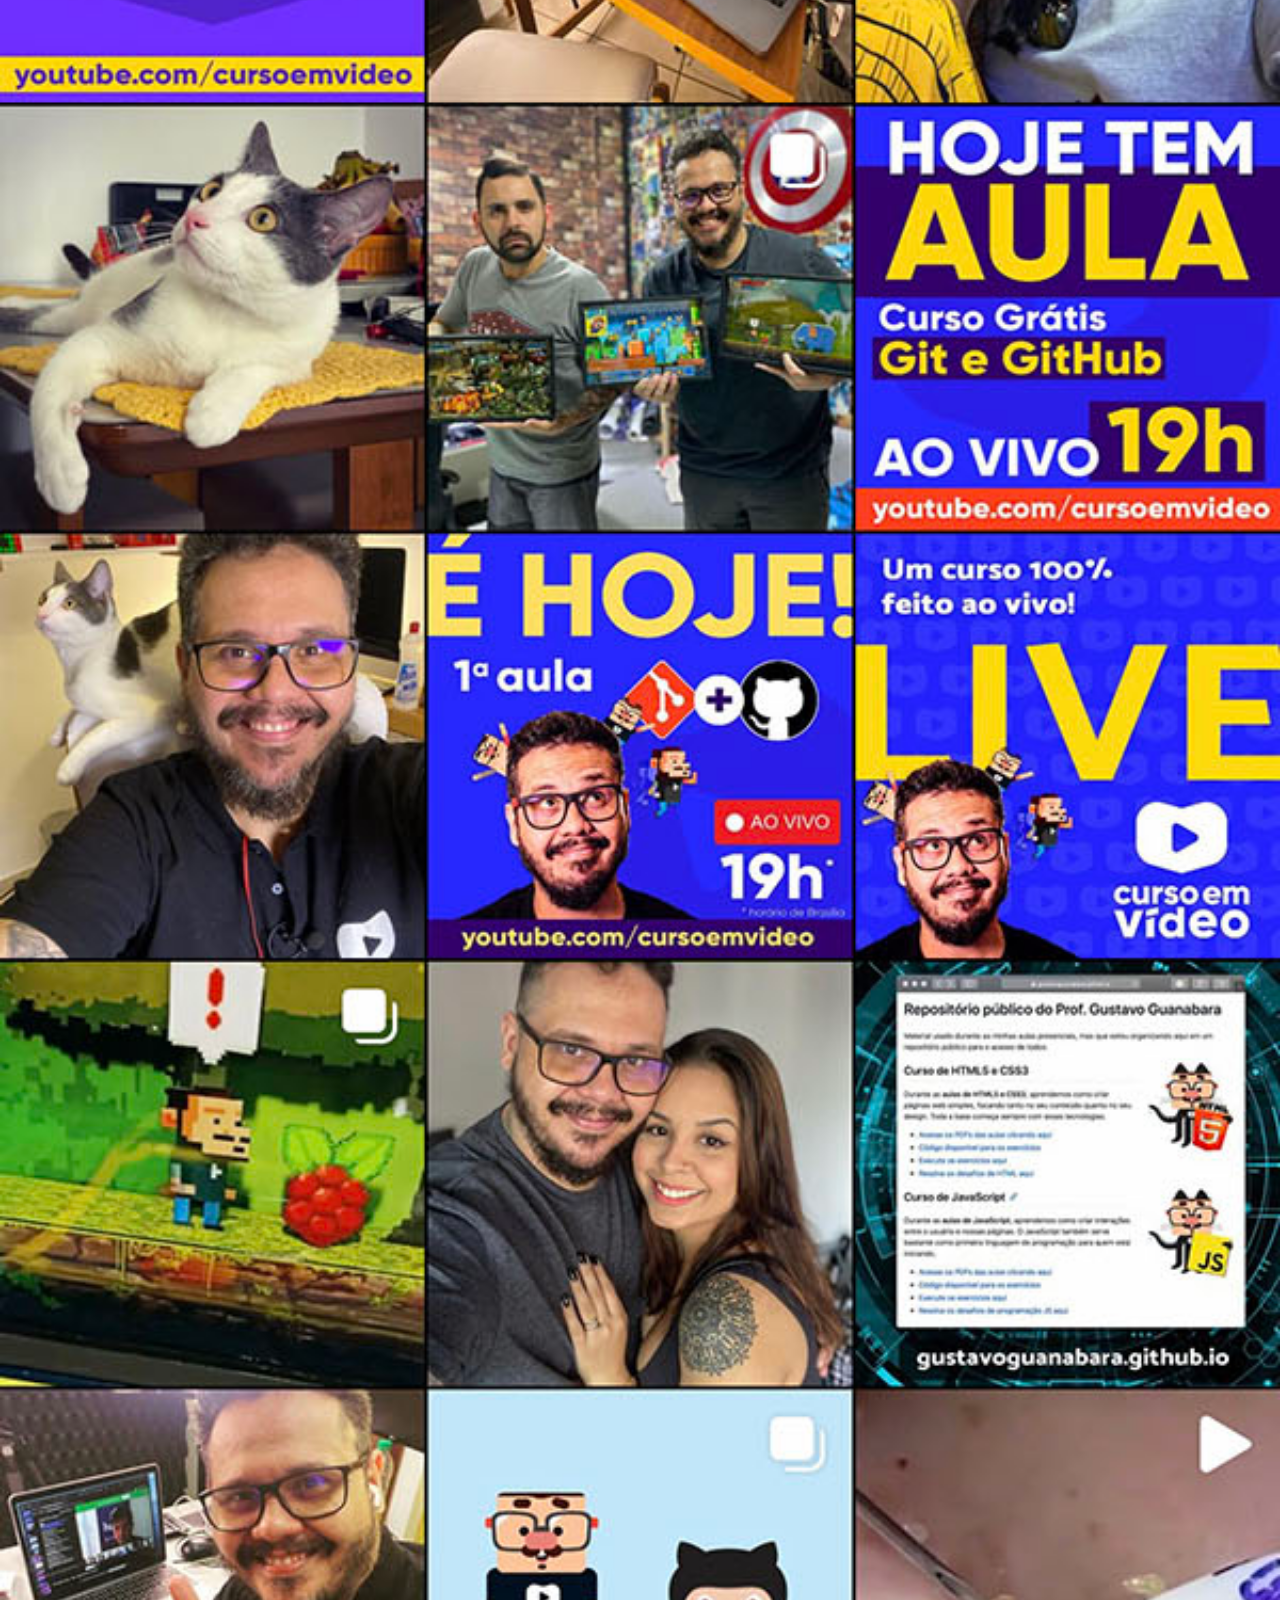
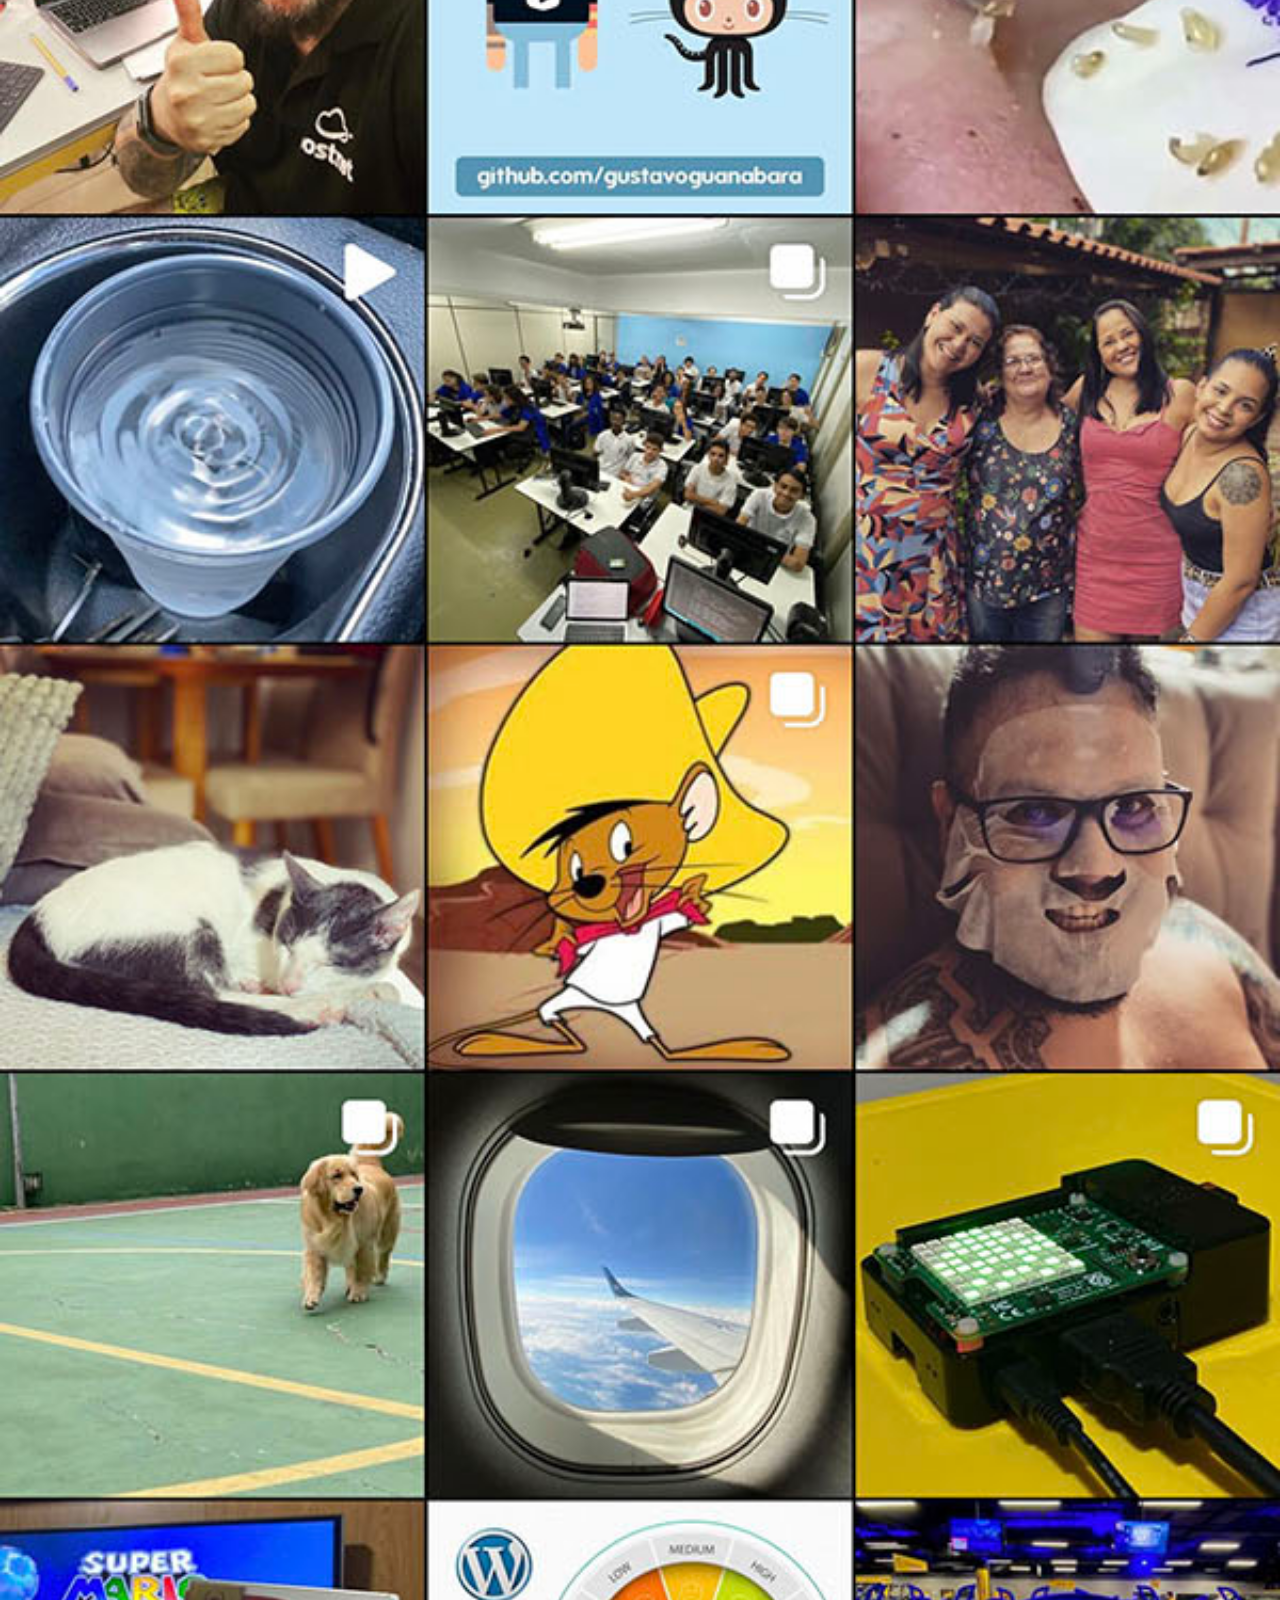
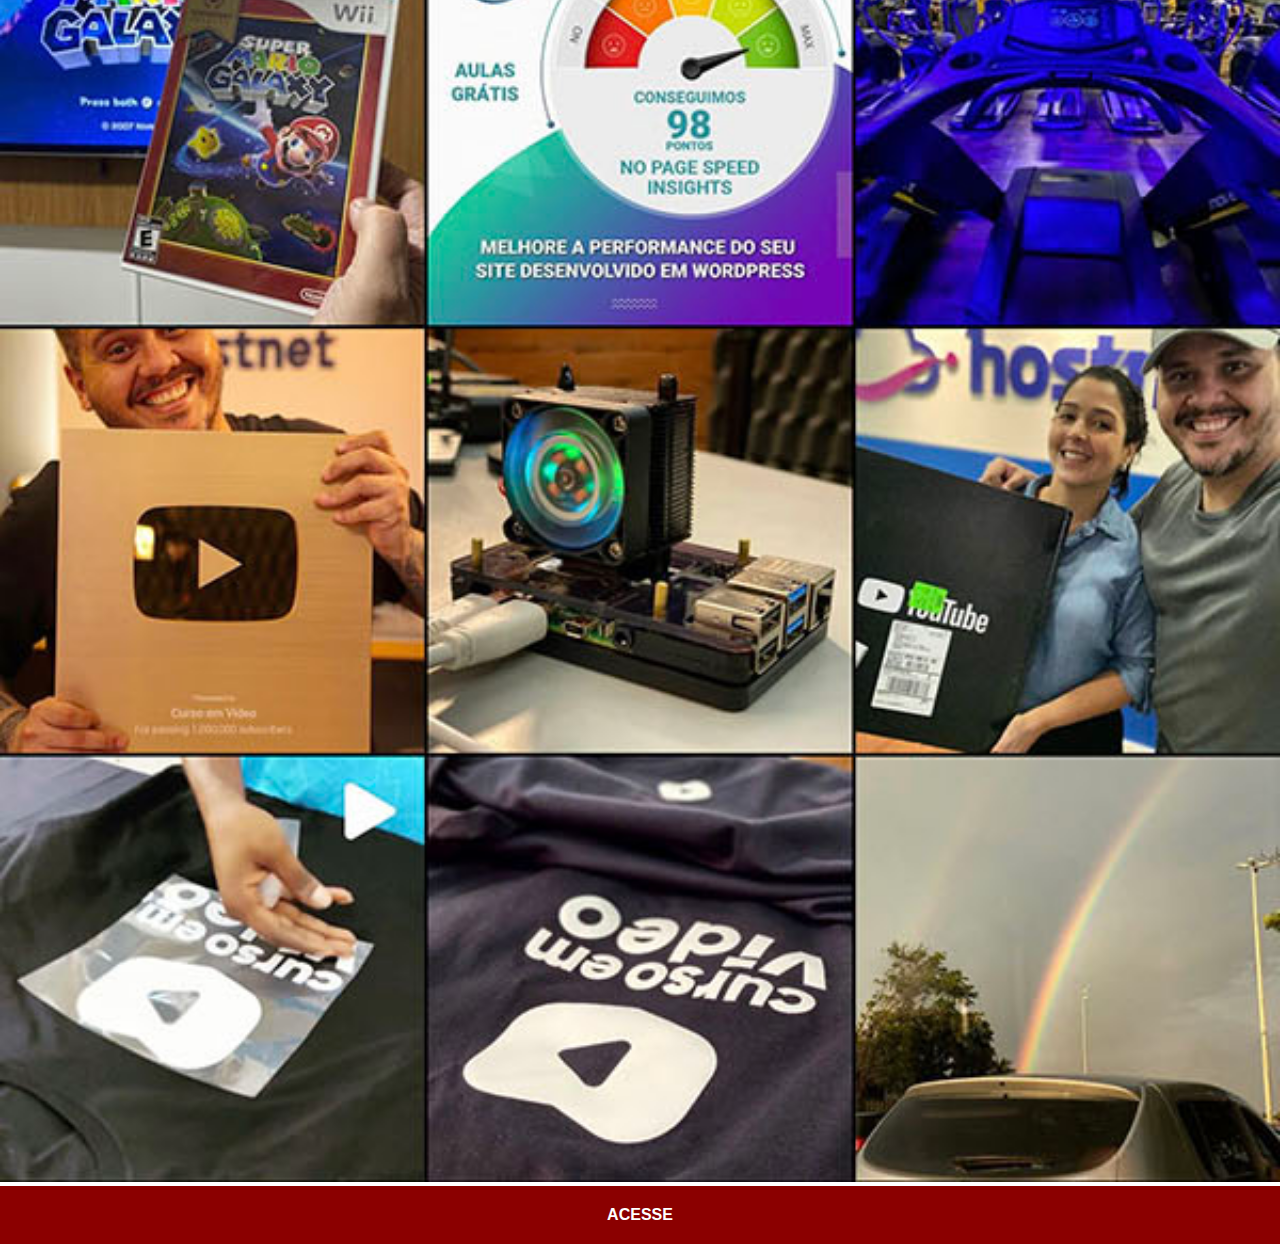
<file: instagram.html>
<!DOCTYPE html>
<html lang="pt-br">
<head>
    <meta charset="UTF-8">
    <meta http-equiv="X-UA-Compatible" content="IE=edge">
    <meta name="viewport" content="width=device-width, initial-scale=1.0">
    <title>Instagram</title>
    <link rel="stylesheet" href="estilos/socials.css">
</head>
<body>
    <img src="imagens/tela-instagram.jpg" alt="Instagram">
    <a href="https://www.instagram.com/gustavoguanabara/" target="_blank">ACESSE</a>
</body>
</html>
</file>
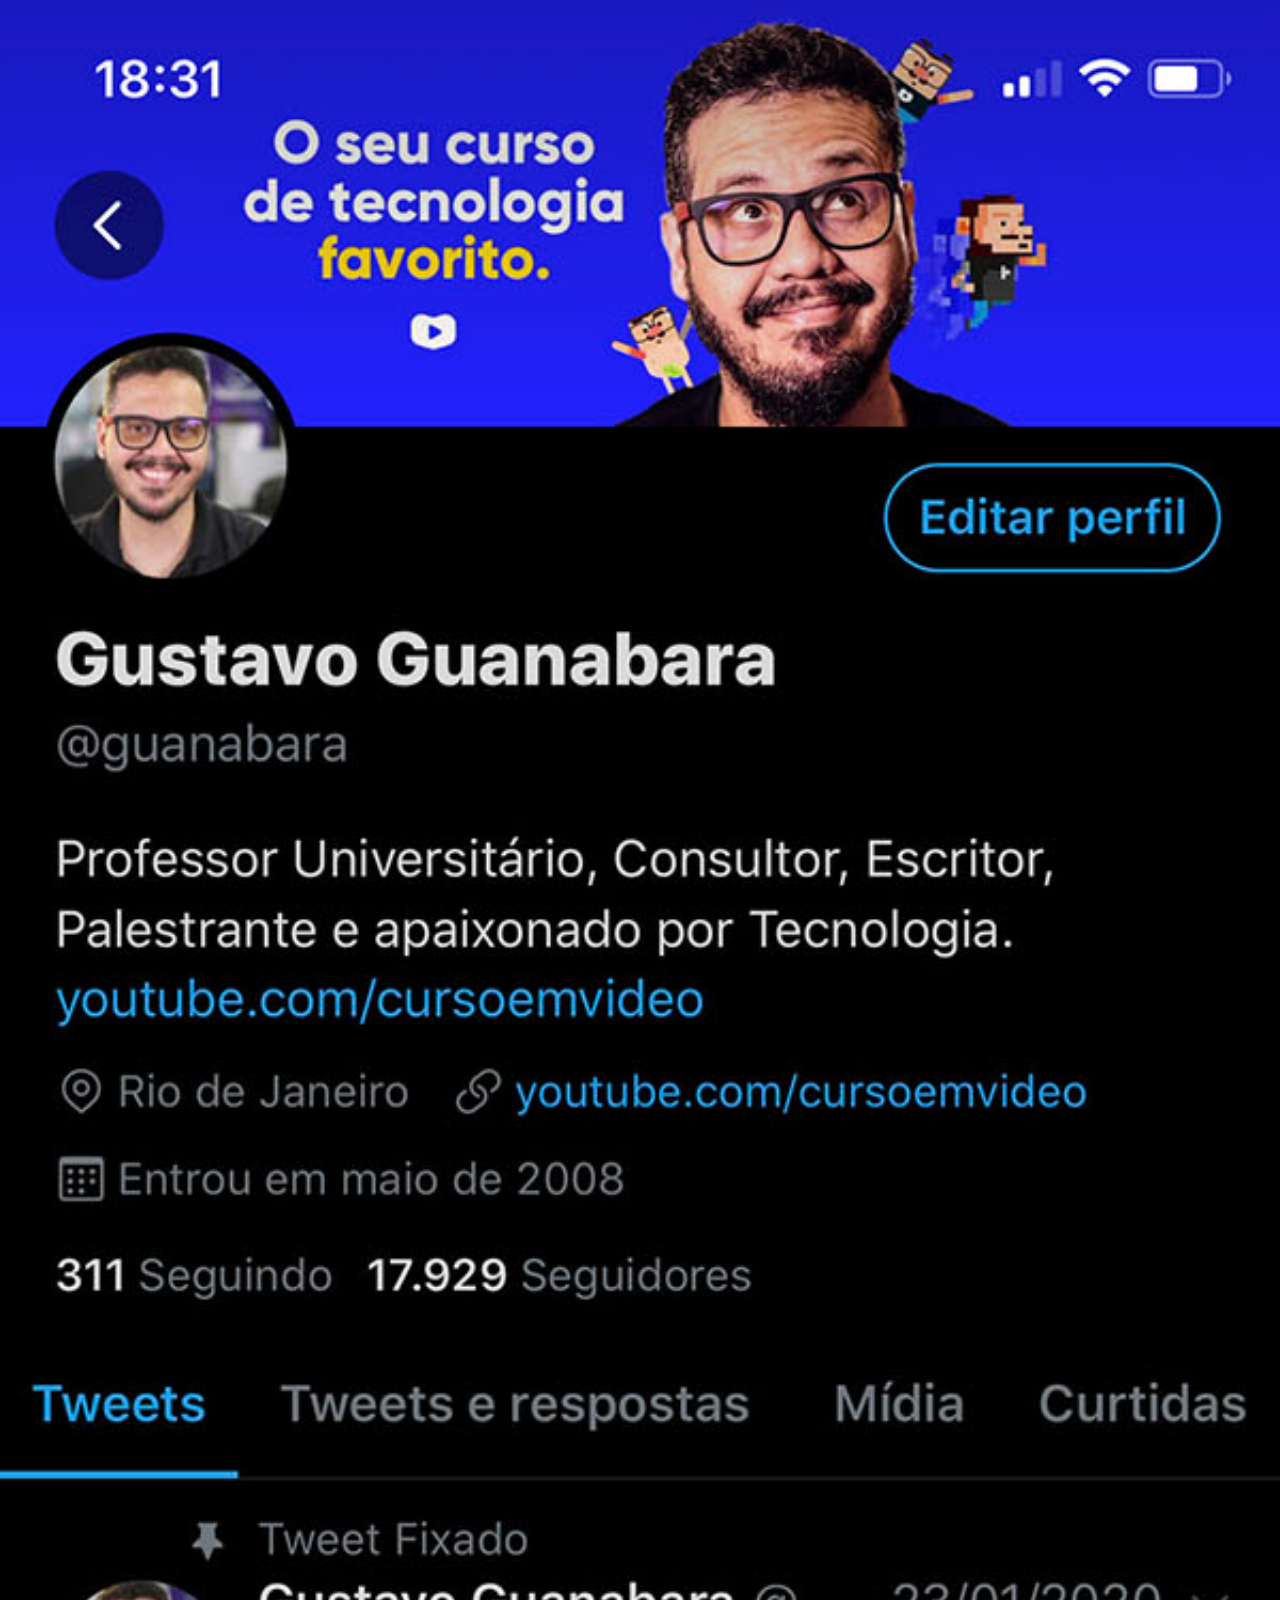
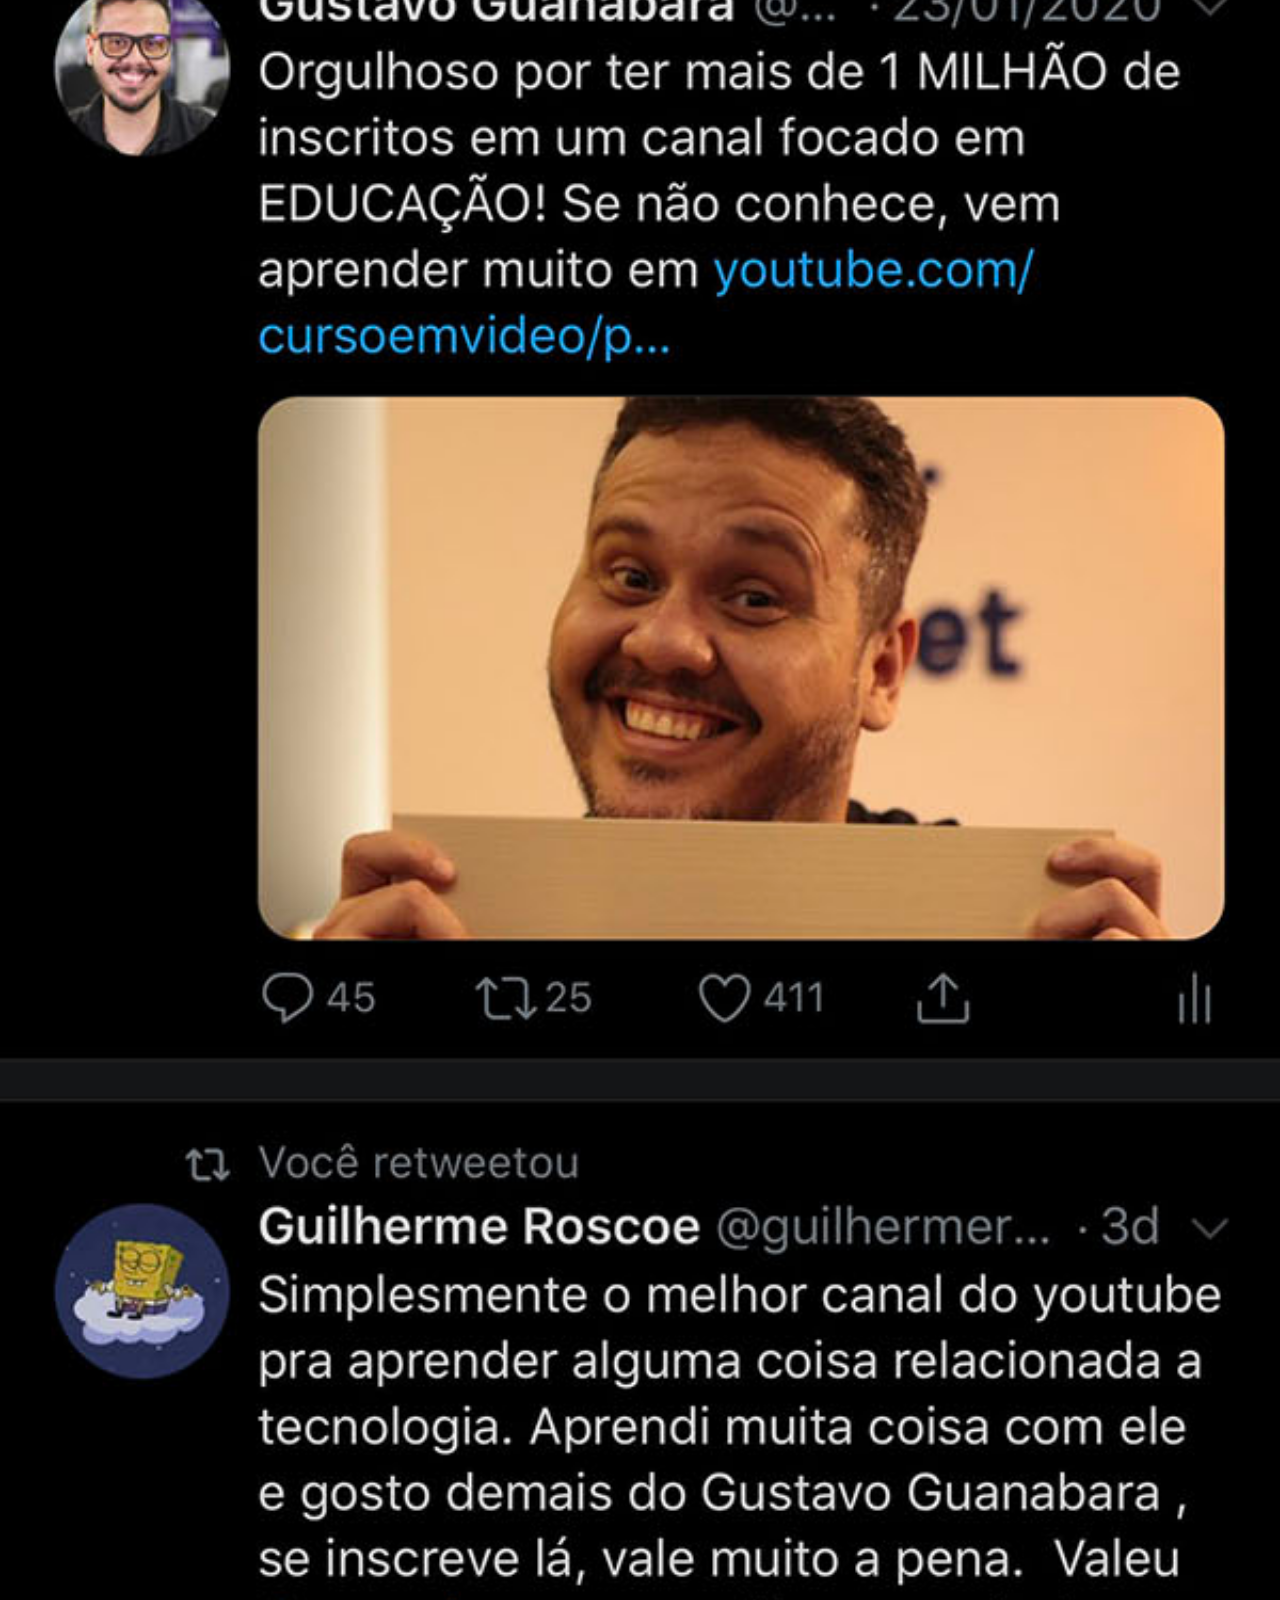
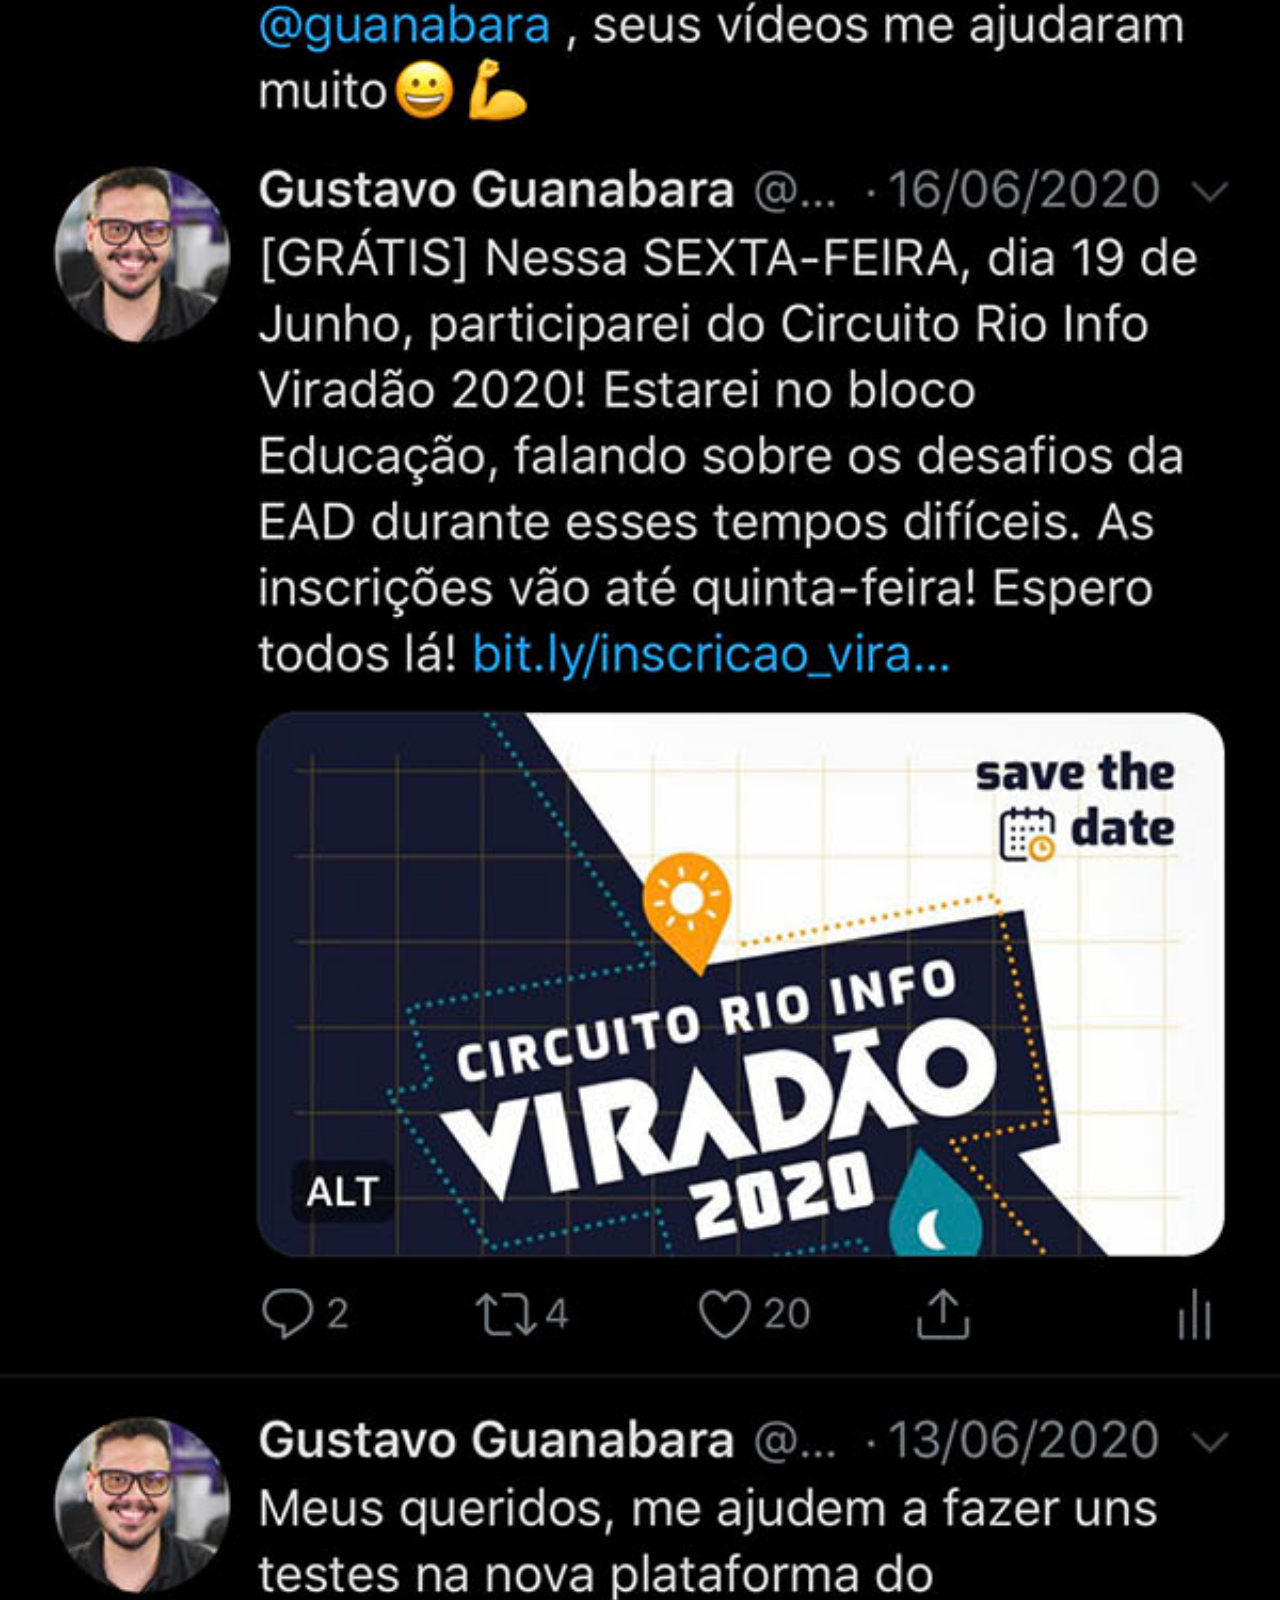
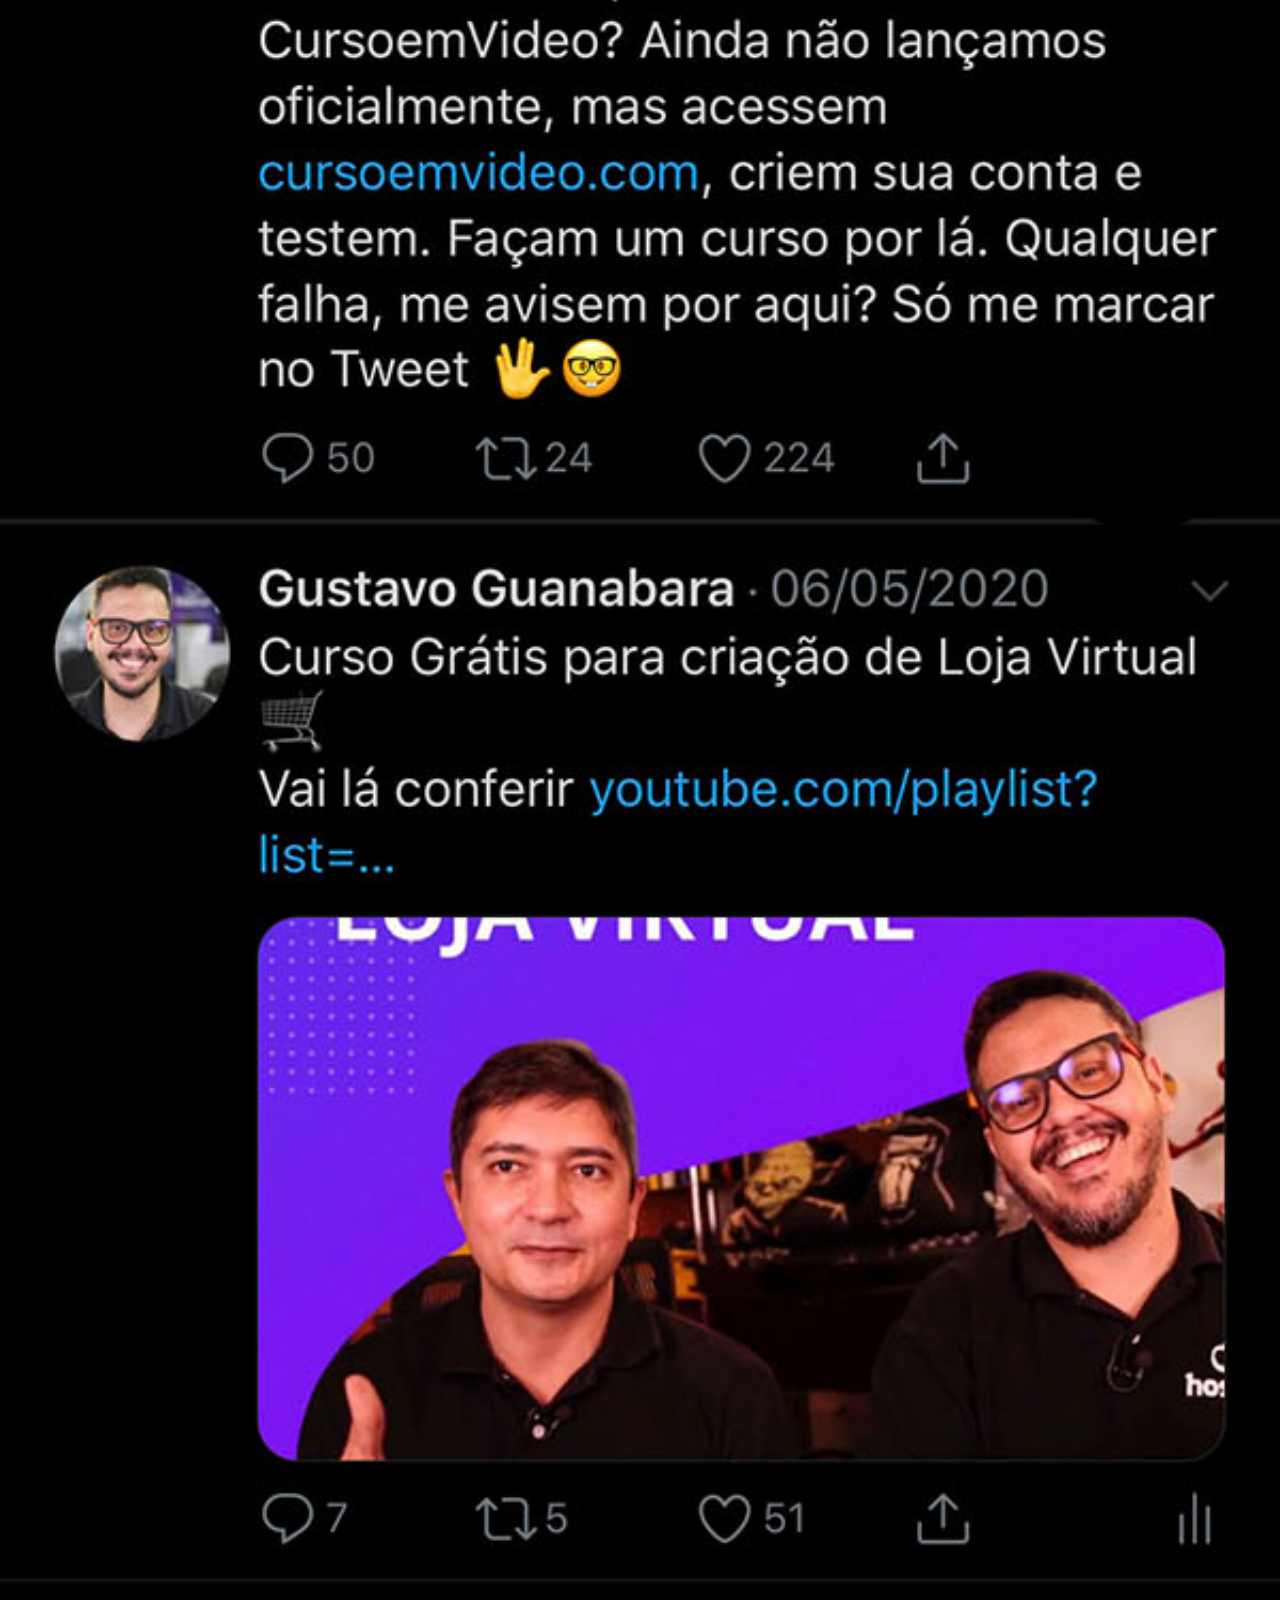
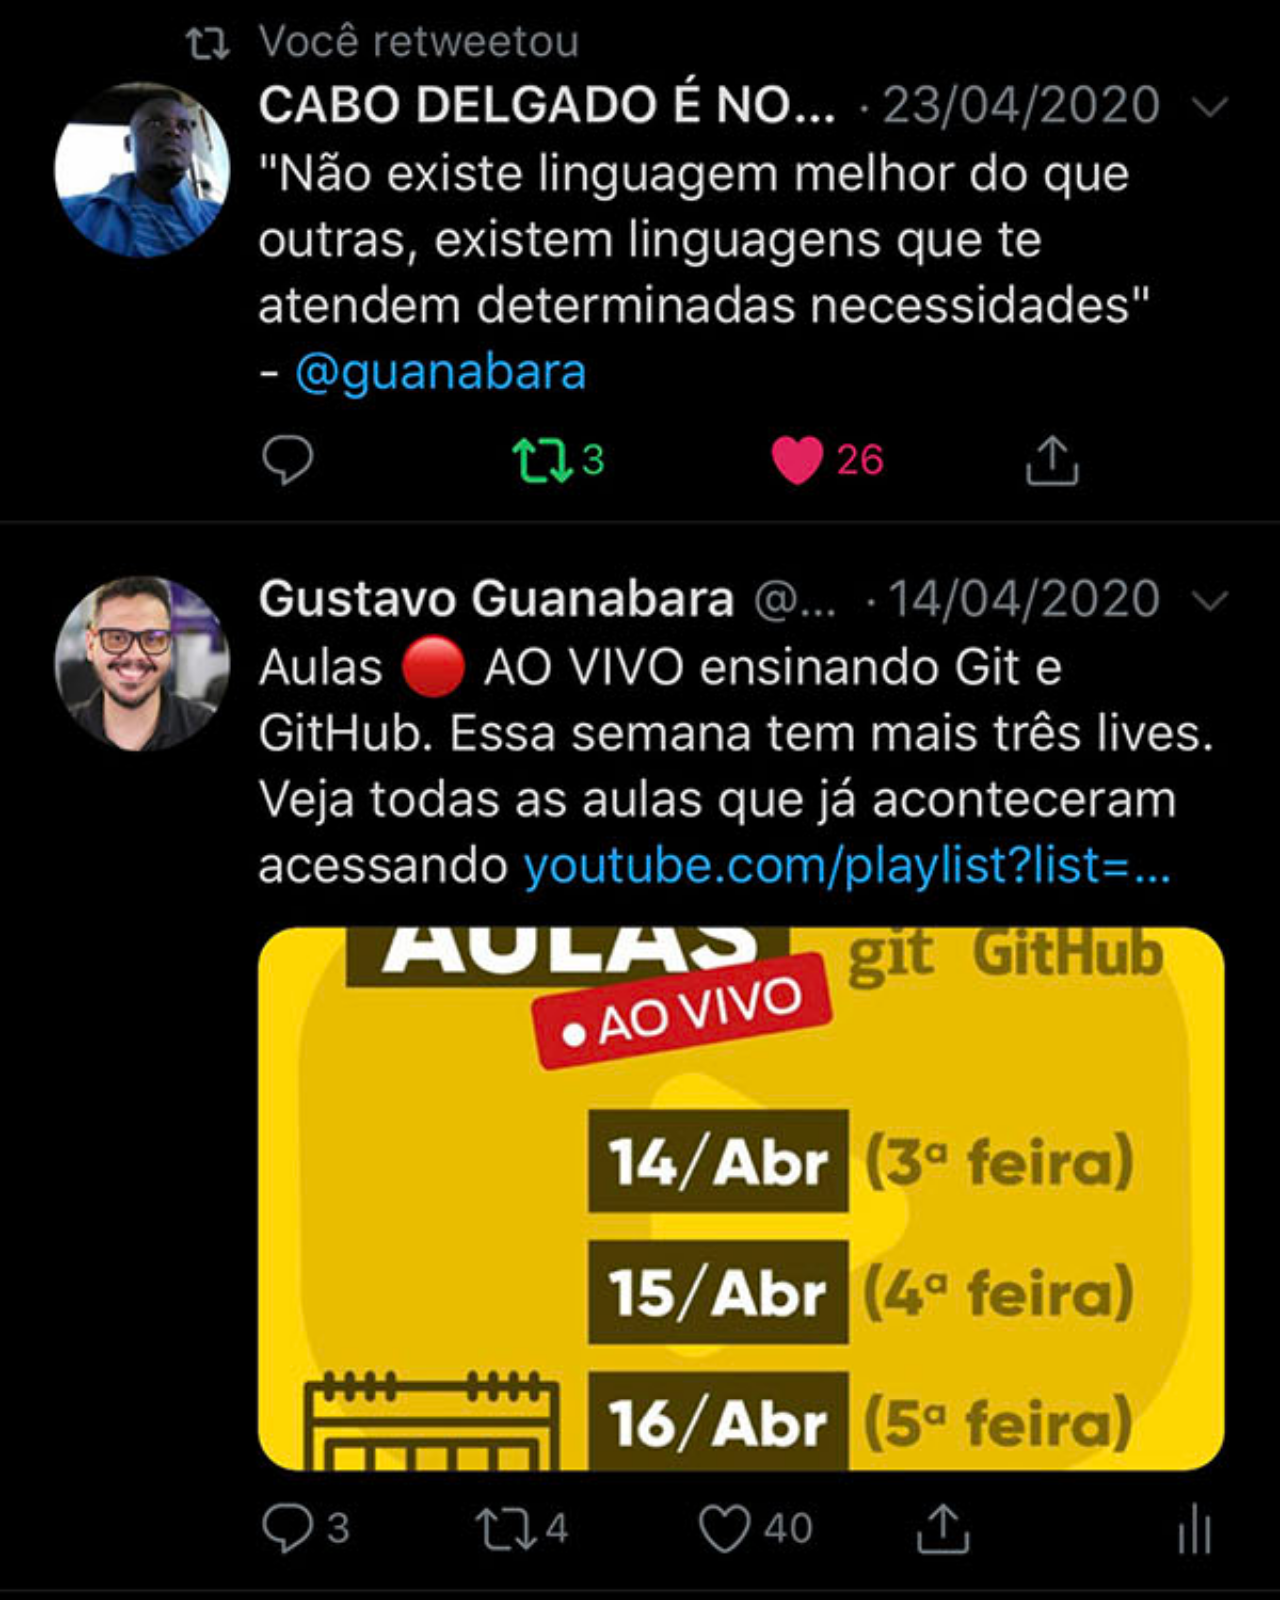
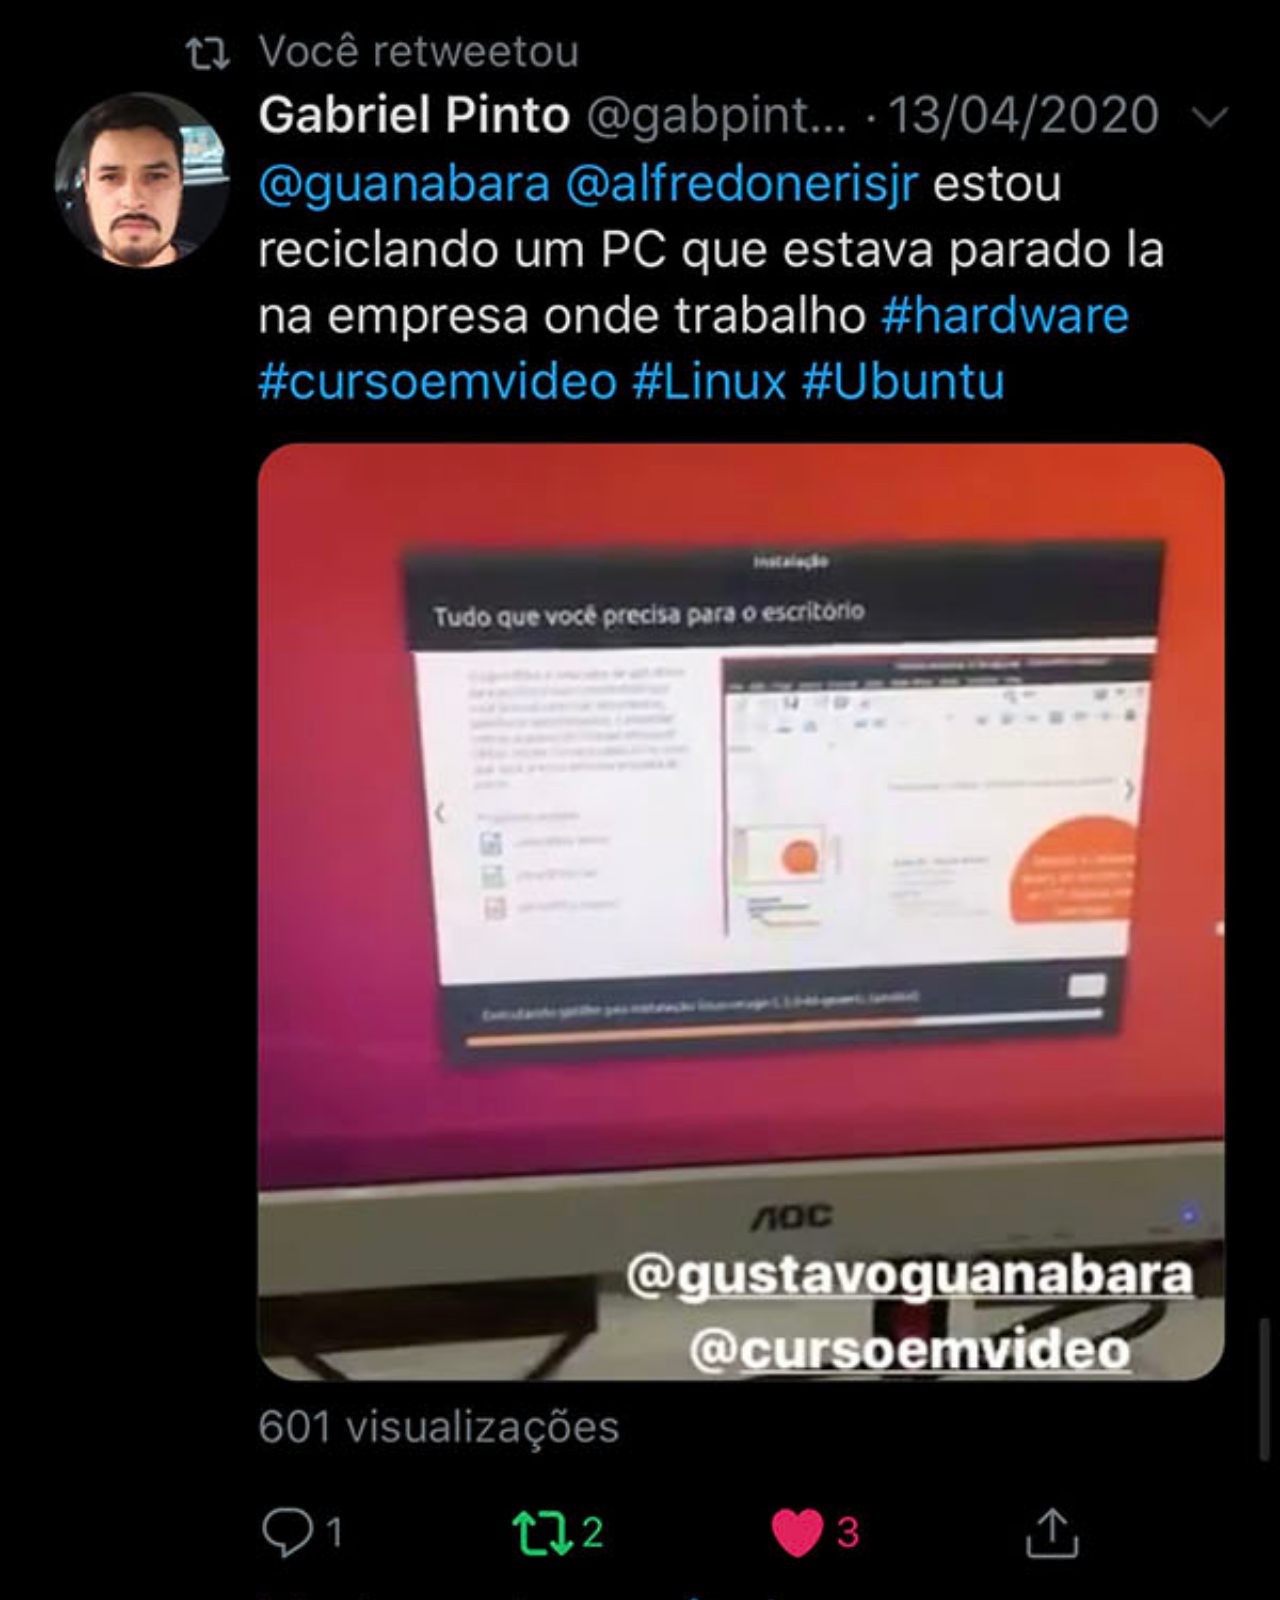
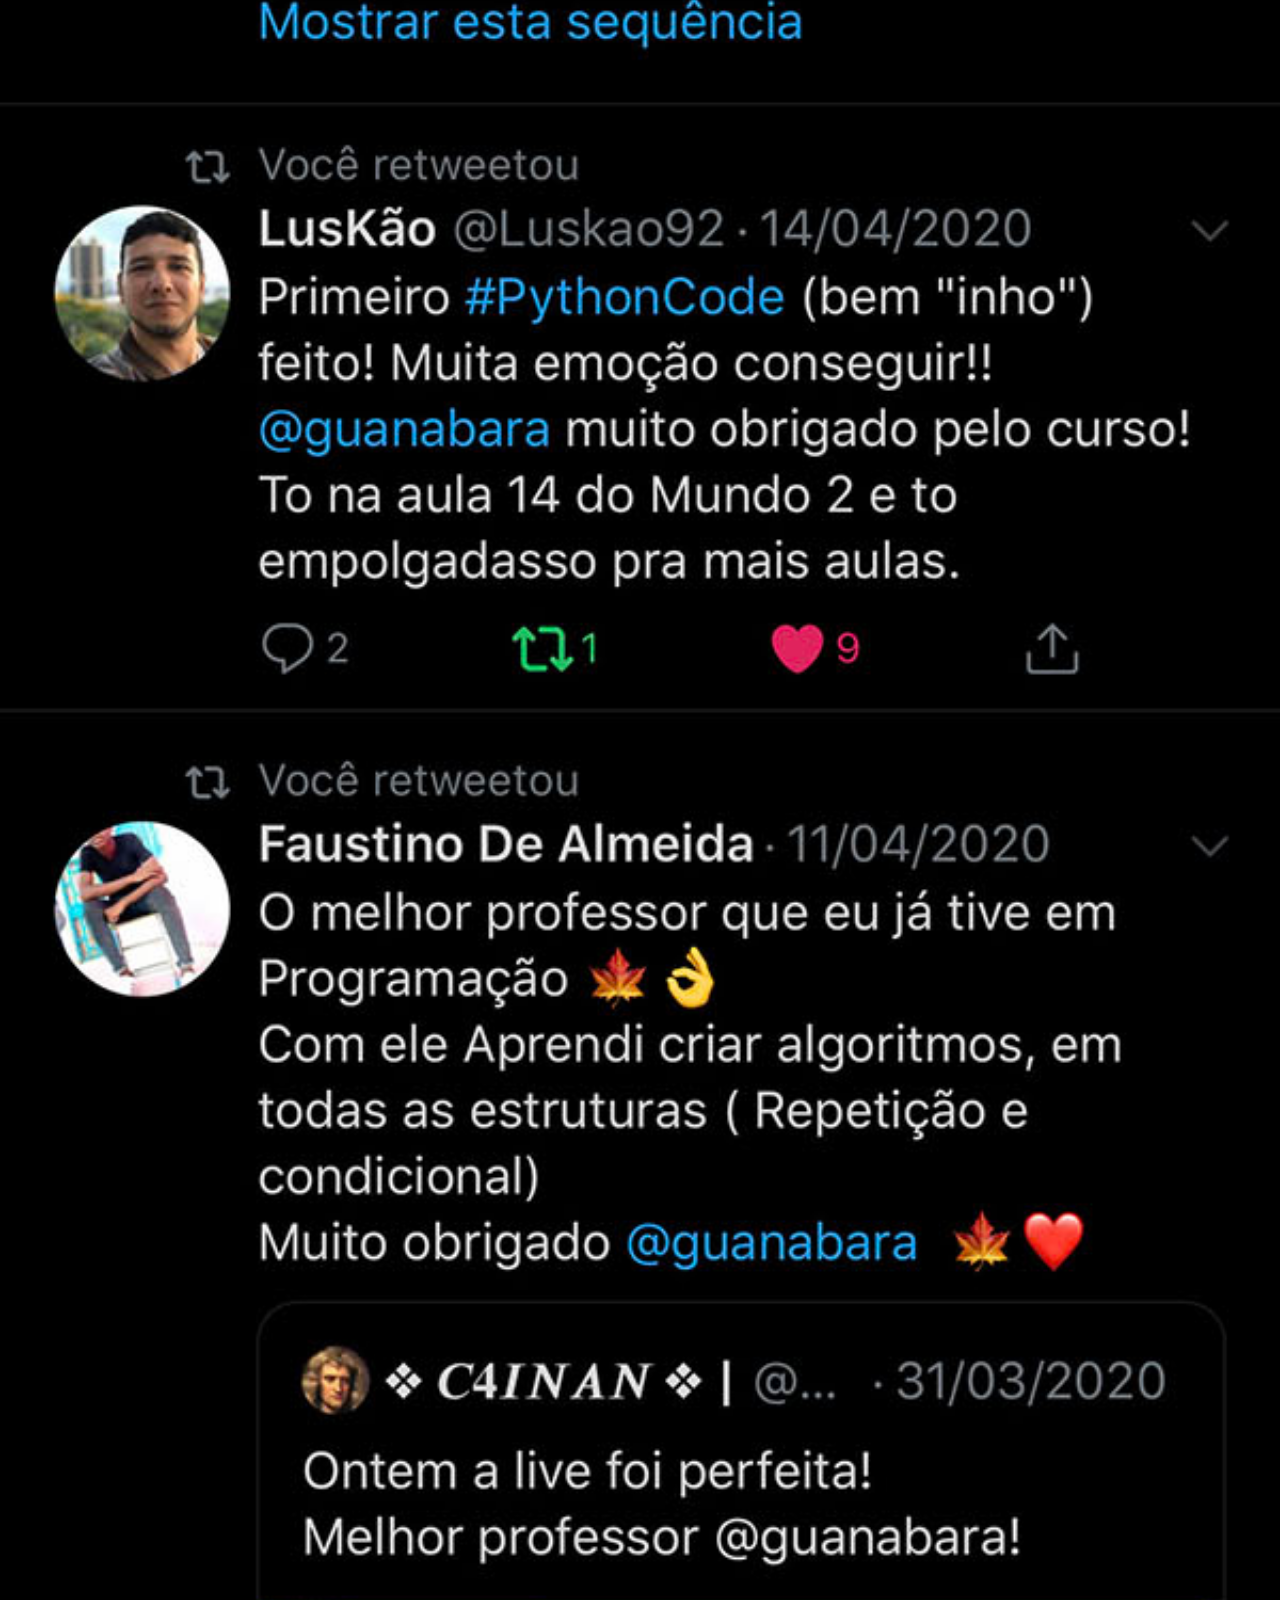
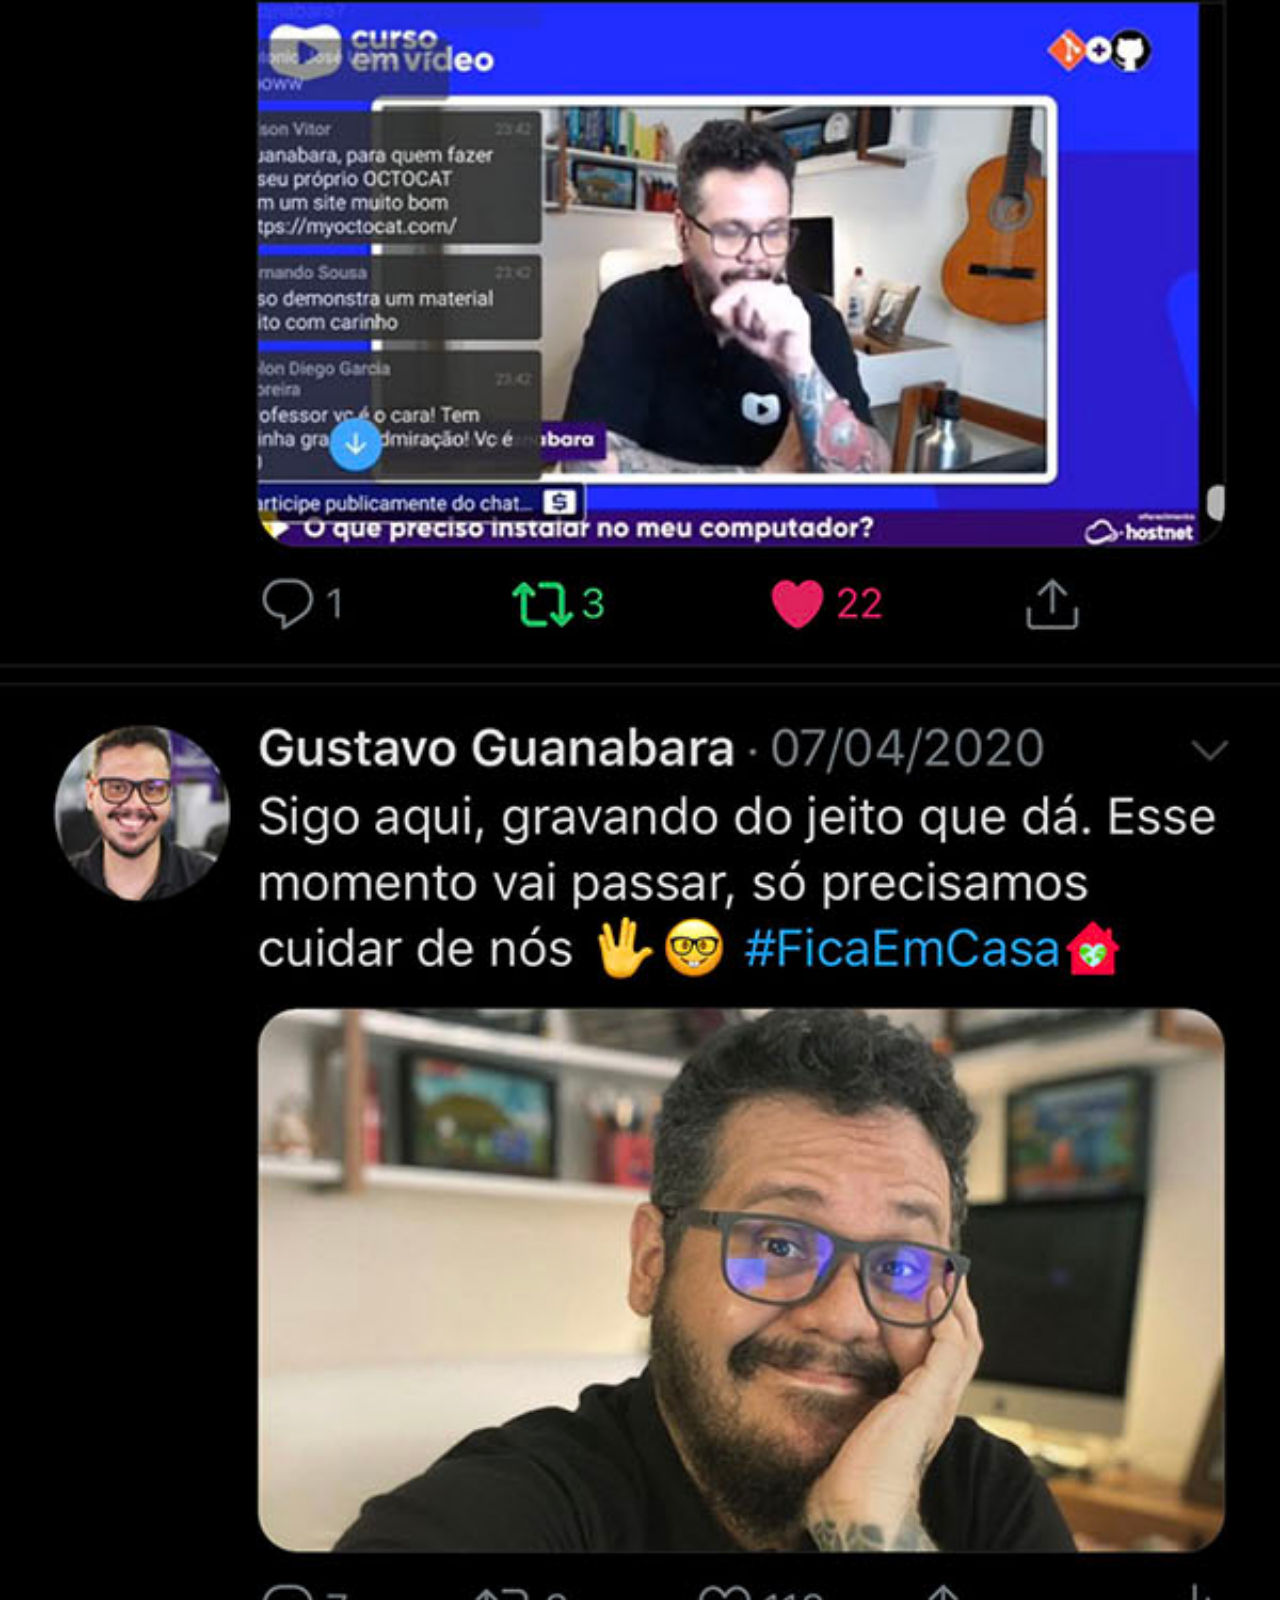
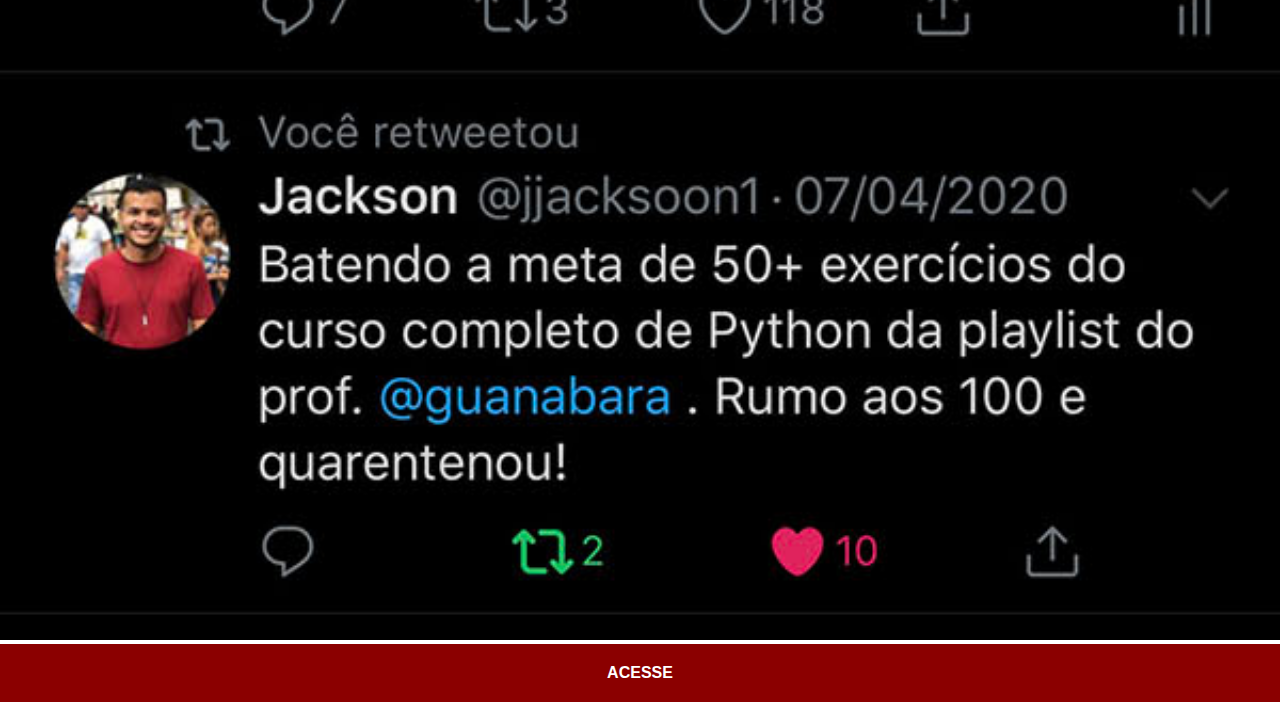
<file: twitter.html>
<!DOCTYPE html>
<html lang="pr-br">
<head>
    <meta charset="UTF-8">
    <meta http-equiv="X-UA-Compatible" content="IE=edge">
    <meta name="viewport" content="width=device-width, initial-scale=1.0">
    <title>Twitter</title>
    <link rel="stylesheet" href="estilos/socials.css">
</head>
<body>
    <img src="imagens/tela-twitter.jpg" alt="Twitter">
    <a href="https://x.com/guanabara" target="_blank">ACESSE</a>
</body>
</html>
</file>
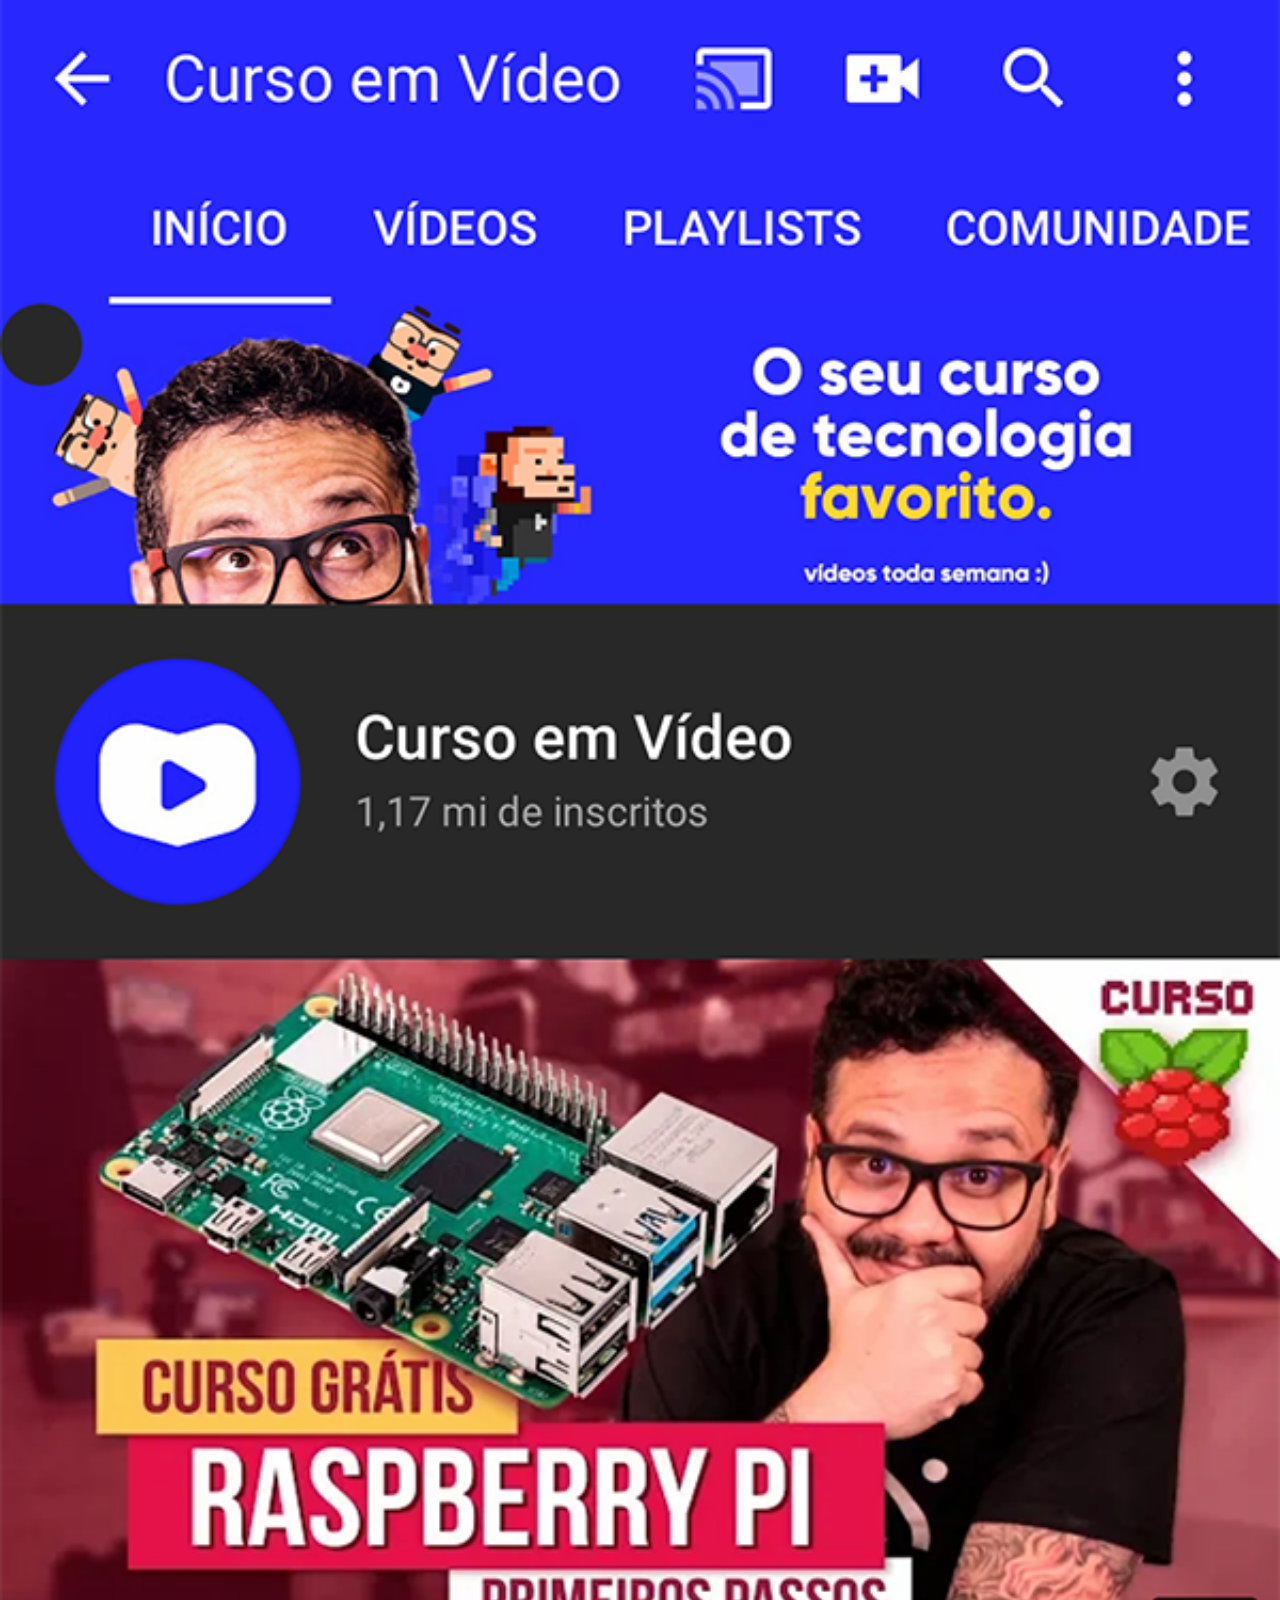
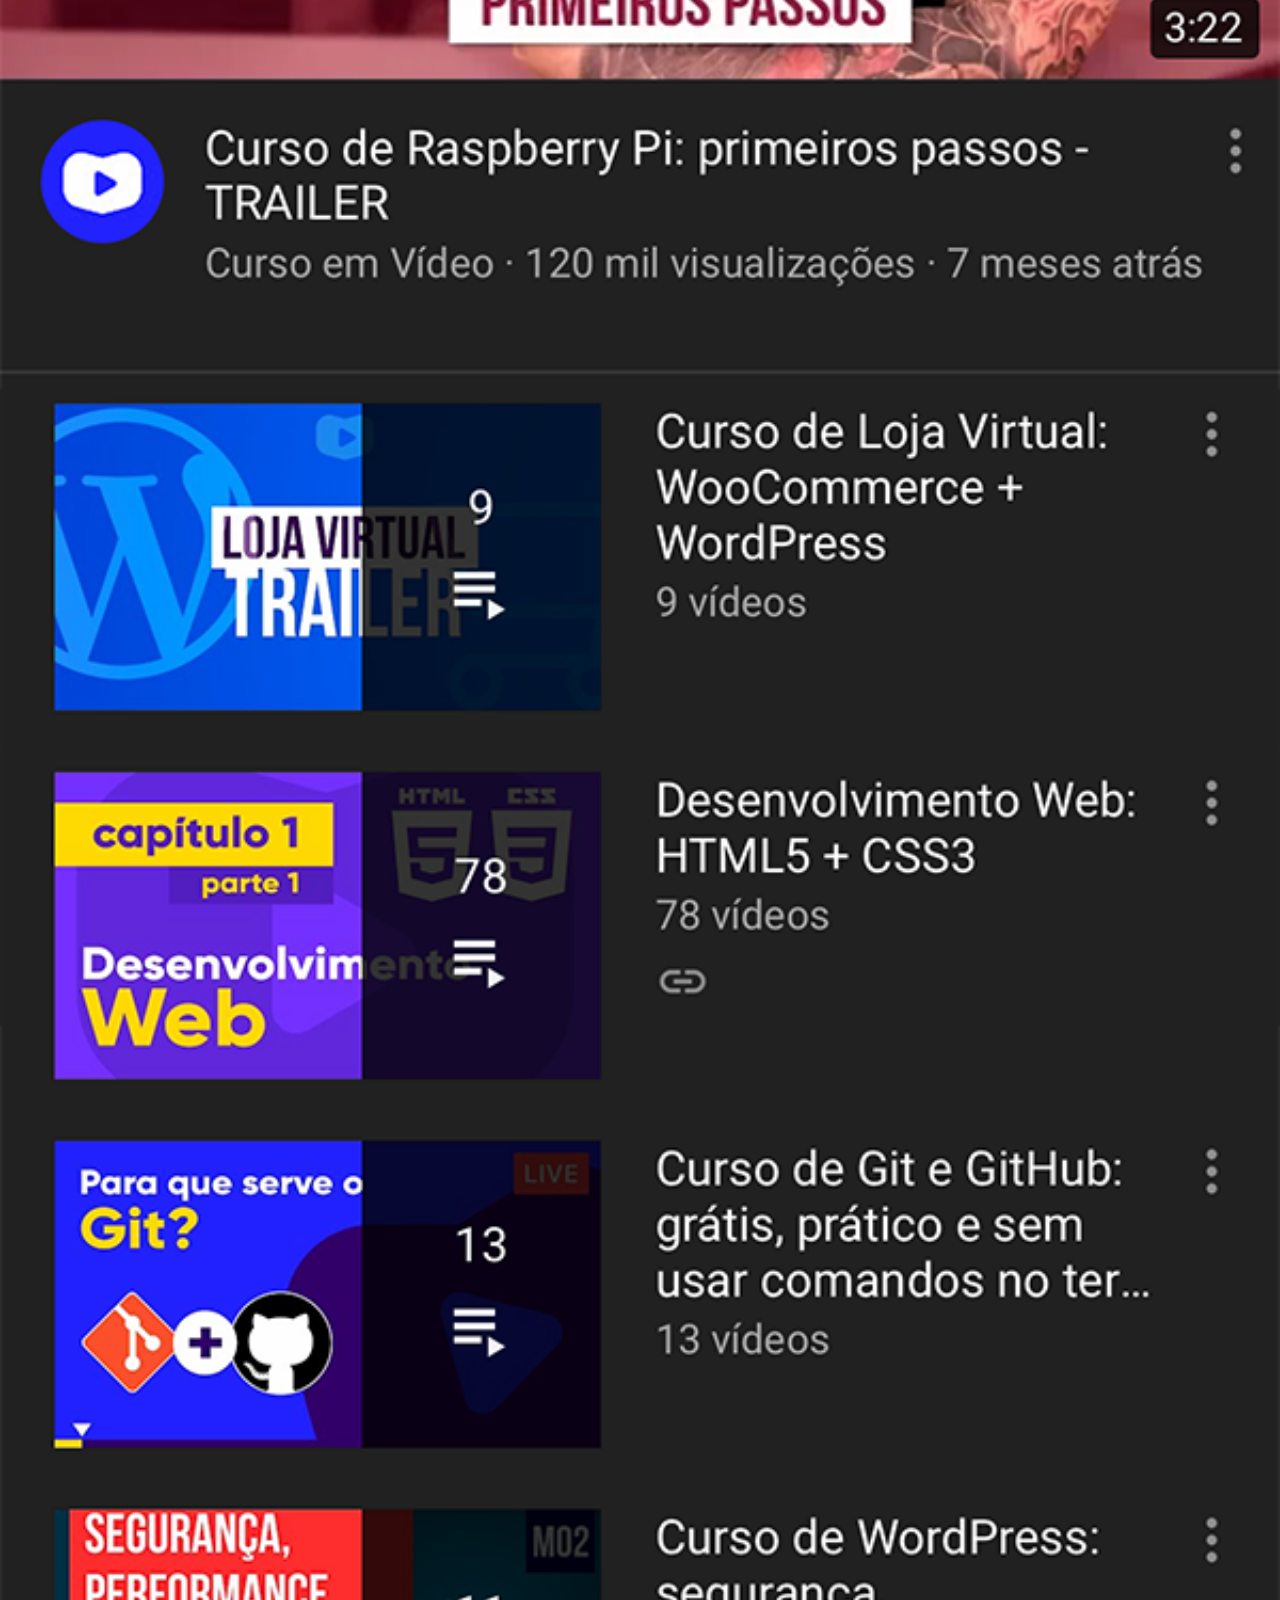
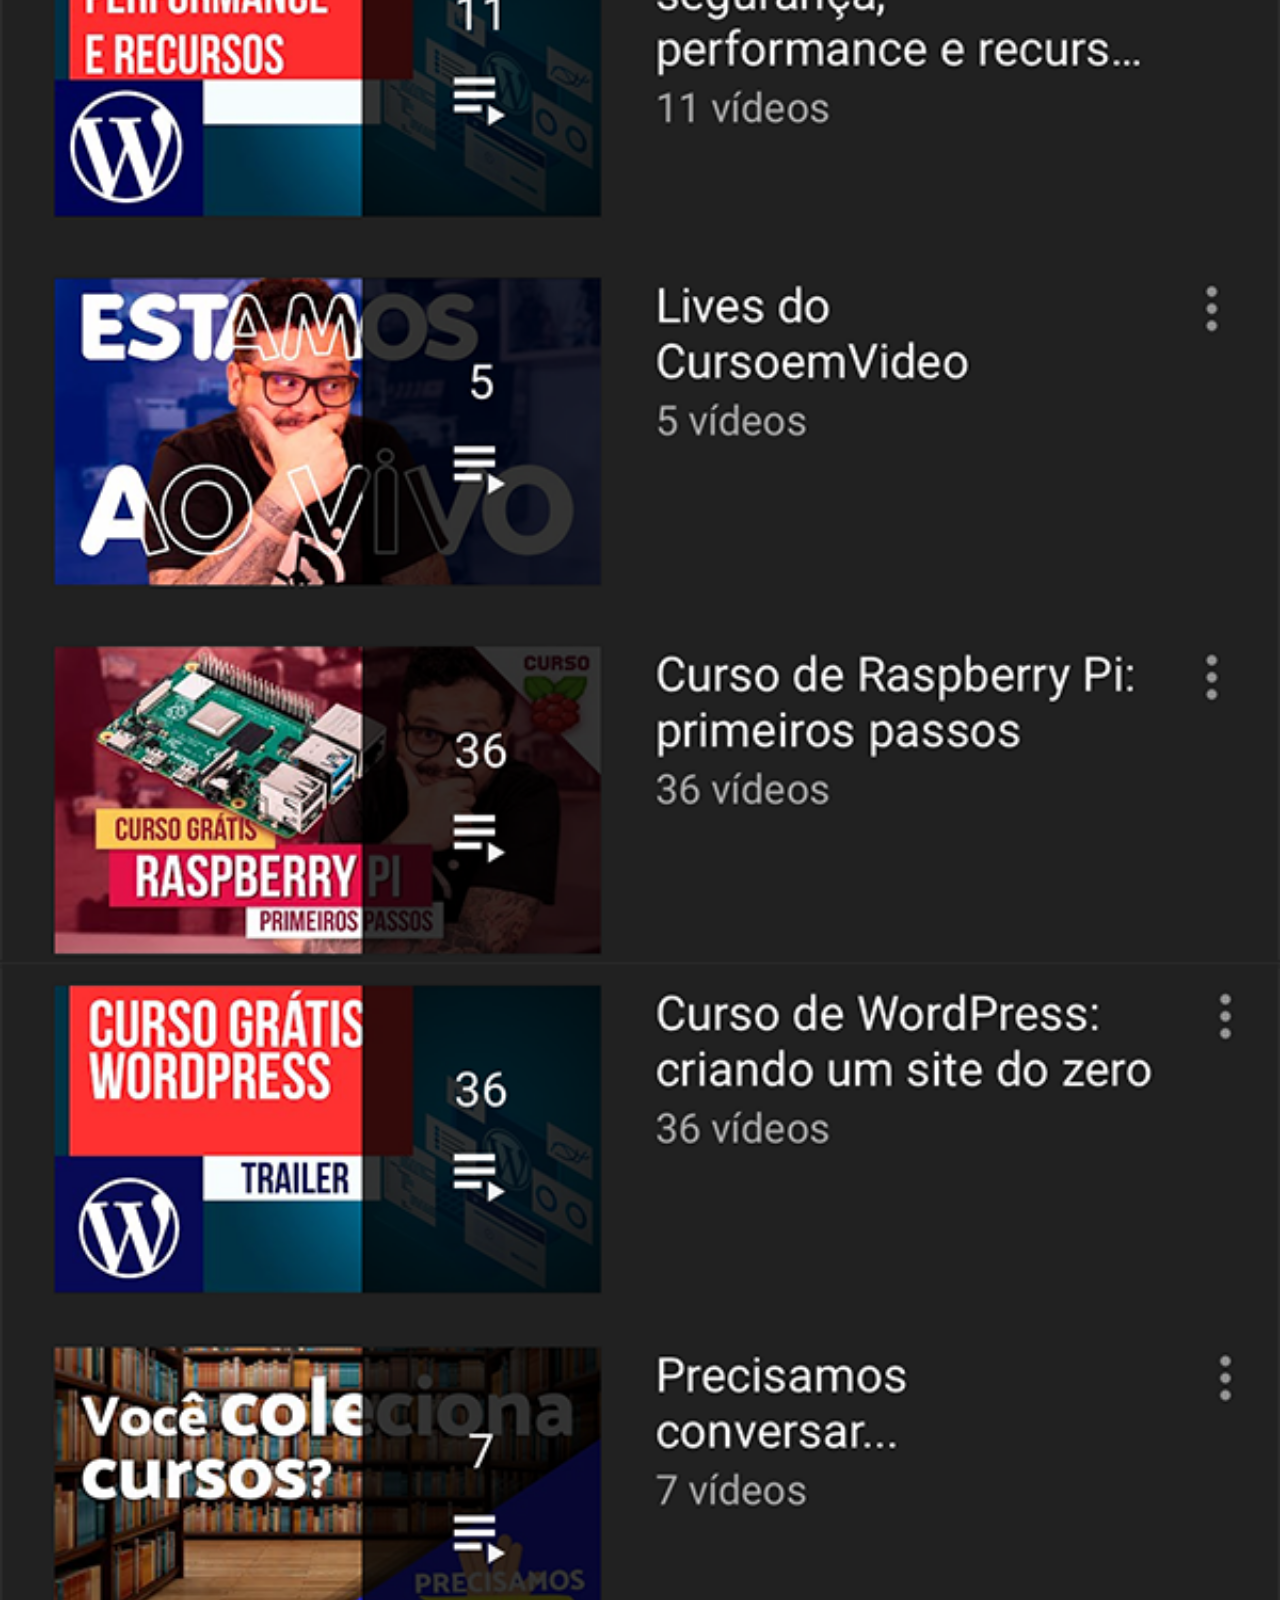
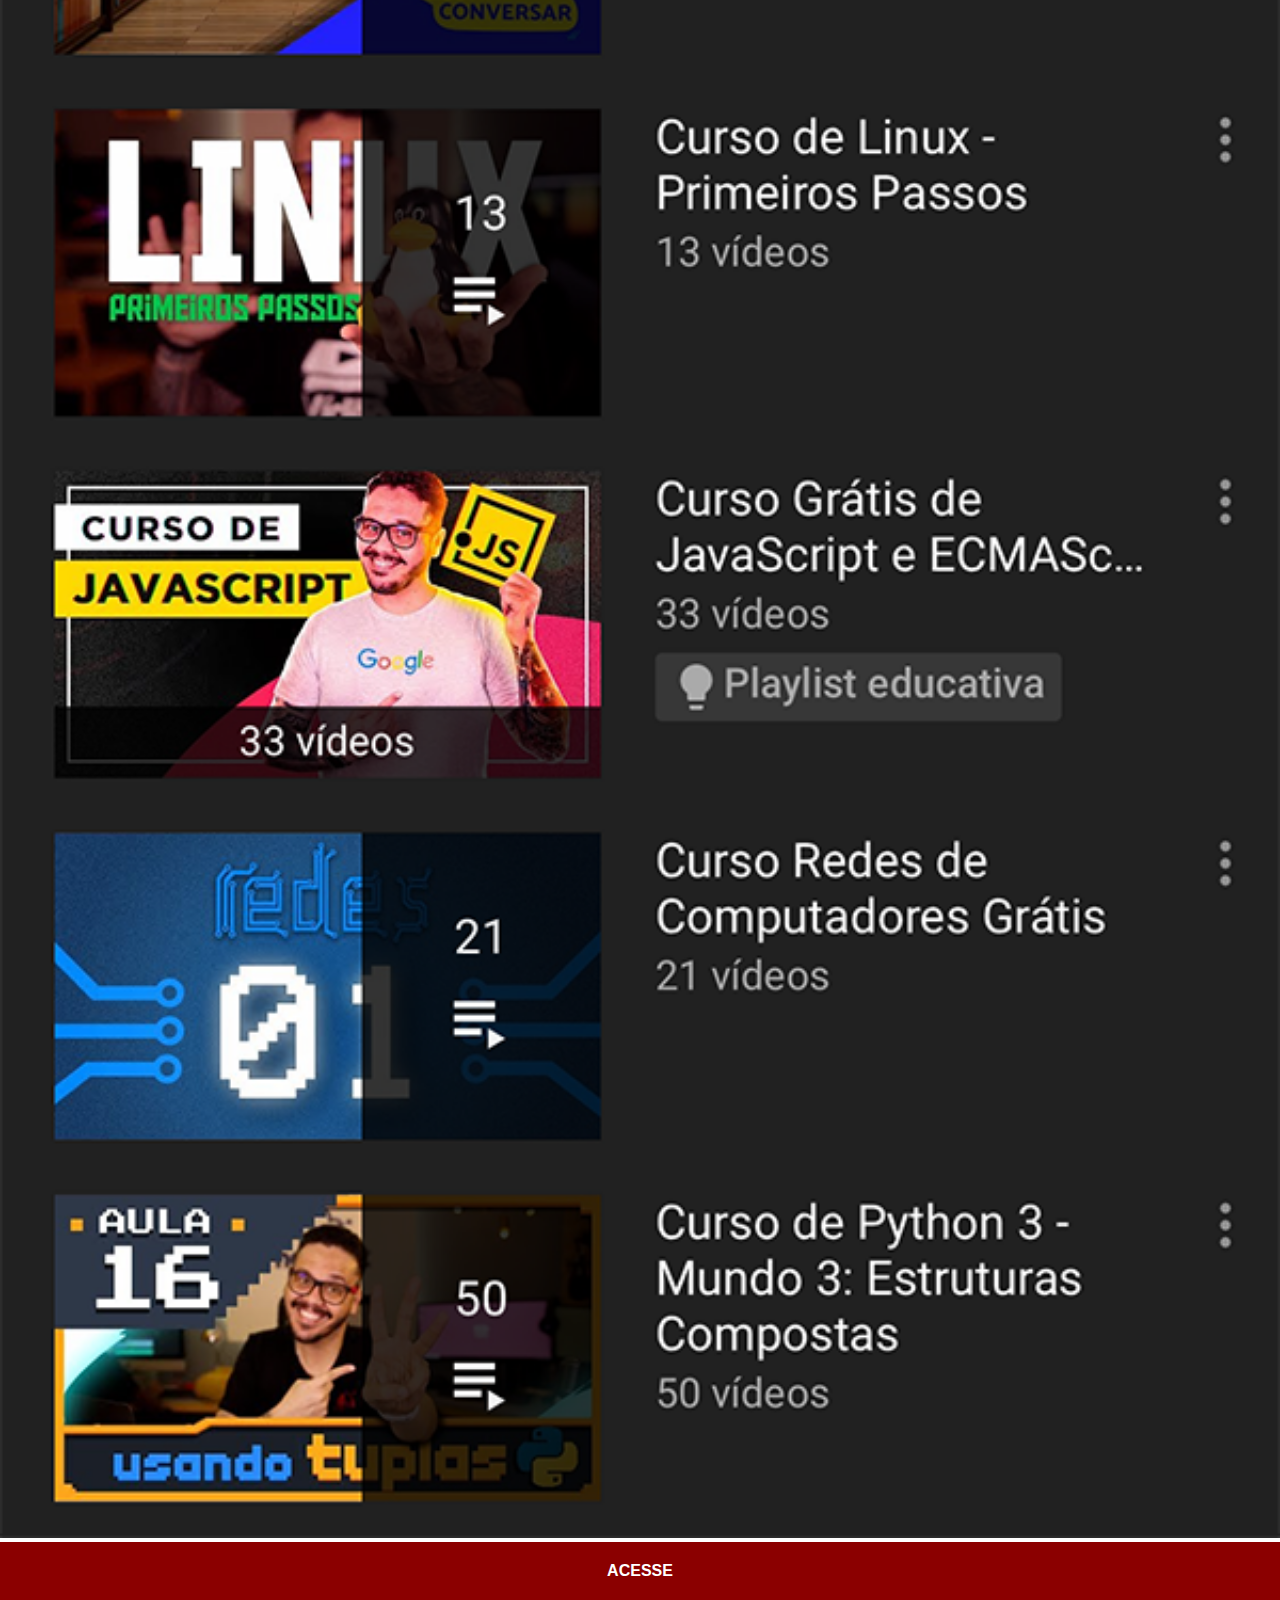
<file: youtube.html>
<!DOCTYPE html>
<html lang="pt-br">
<head>
    <meta charset="UTF-8">
    <meta http-equiv="X-UA-Compatible" content="IE=edge">
    <meta name="viewport" content="width=device-width, initial-scale=1.0">
    <title>Youtube</title>
    <link rel="stylesheet" href="estilos/socials.css">
</head>
<body>
    <img src="imagens/tela-youtube.png" alt="Youtube">
    <a href="https://www.youtube.com/cursoemvideo/playlists" target="_blank">ACESSE</a>
</body>
</html>
</file>
<file: estilos/style.css>
@charset "UTF-8";

*{
    margin: 0px;
    padding: 0px;
    border: 0px;
    font-family: Arial, Helvetica, sans-serif;
}

html, body {
    height: 100%;
    width: 100%;
    border: -0px;
    background-color: black;
}

body {
    background: url(../imagens/fundo-madeira.jpg) no-repeat top center;
    background-size: cover;
    background-attachment: fixed;
}

main {
    position: relative;
    height: 97vh;
}

section#telefone {
    position: absolute;
    top: 50%;
    left: 50%;
    transform: translate(-50%, -50%);
    height: 627px;
    width: 311px;
    background: url(../imagens/frame-iphone.png) no-repeat;
}

iframe#tela {
    position: relative;
    top: 80px;
    left: 22px;
    height: 472px;
    width: 268px;
}

section#redes-sociais {
    text-align: right;
}

section#redes-sociais > a > img {
    width: 50px;
    height: 50px;
    margin: 10px;
    border-radius: 50%;
    box-shadow: 2px 2px 5px rgba(0, 0, 0, 0.404);
    box-sizing: border-box;
}

section#redes-sociais img:hover {
    border: 2px solid rgba(255, 255, 255, 0.658);
    transform: translate(-3px, -3px);
    box-shadow: 5px 5px 10px rgba(0, 0, 0, 0.644);
    transition: transform 0.3s, border 1s;
}
</file>
<file: estilos/socials.css>
@charset "UTF-8";

* {
    margin: 0px;
    padding: 0px;
    font-family: Arial, Helvetica, sans-serif;
}

img {
    width: 100vw;
}

a {
    display: block;
    color: white;
    background-color: darkred;
    padding: 20px;
    text-align: center;
    font-weight: bolder;
    text-decoration: none;
}

a:hover {
    background-color: red;
}
</file>
